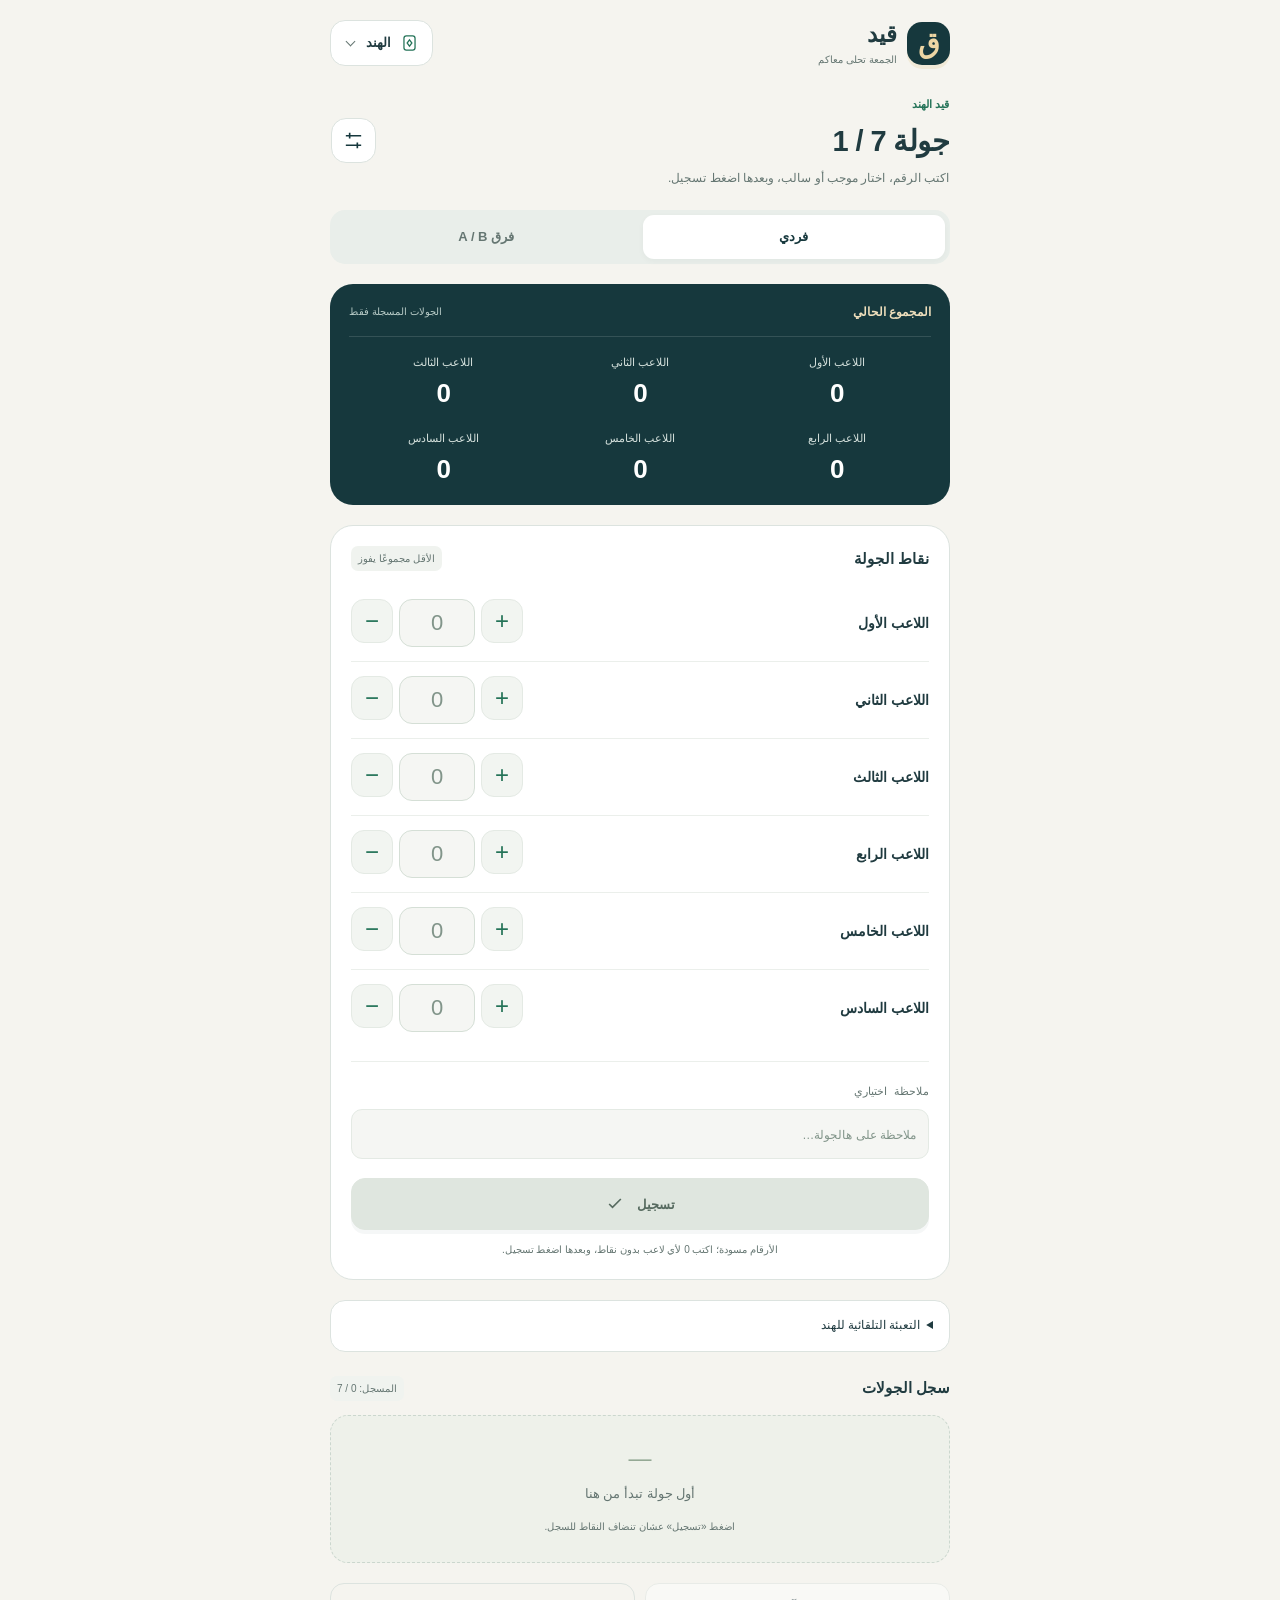
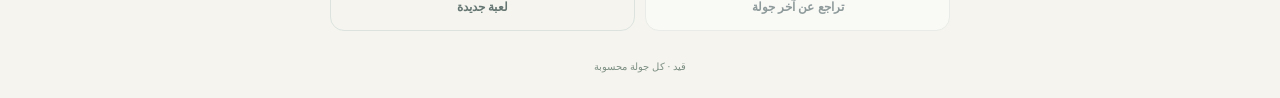
<file: index.html>
<!doctype html>
<html lang="ar" dir="rtl">
<head>
  <meta charset="utf-8">
  <meta name="viewport" content="width=device-width, initial-scale=1, viewport-fit=cover">
  <meta name="theme-color" content="#f5f4ef">
  <meta name="description" content="قيد الهند للفردي والفرق: تسجيل الجولات، تعبئة النقاط تلقائيًا، وحساب الفائز بالأقل مجموعًا.">
  <title>قيد الهند — Qaed</title>
  <link rel="stylesheet" href="hand.css">
  <script defer src="hand-core.js"></script>
  <script defer src="hand-app.js"></script>
  <link rel="stylesheet" href="mobile.css">
</head>
<body>
  <main class="app-shell">
    <header class="app-header">
      <a class="brand" href="index.html" aria-label="قيد الهند"><span class="brand-symbol" aria-hidden="true">ق</span><span>قيد<small>الجمعة تحلى معاكم</small></span></a>
      <details class="game-picker"><summary aria-label="اختيار اللعبة، الحالية الهند"><svg viewBox="0 0 24 24" fill="none" stroke="currentColor" stroke-width="1.6" aria-hidden="true"><rect x="5" y="3" width="14" height="18" rx="3"/><path d="m12 8 3 4-3 4-3-4 3-4Z"/></svg><span>الهند</span><span class="picker-chevron" aria-hidden="true"></span></summary><div class="game-picker-panel"><div class="picker-heading"><span>على أي لعبة؟</span><small>اختَر القيد المناسب لجمعتكم</small></div><nav class="game-switch" aria-label="نوع القيد"><span class="selected-game" aria-current="page"><span class="game-tile-icon" aria-hidden="true"><svg viewBox="0 0 24 24" fill="none" stroke="currentColor" stroke-width="1.6" aria-hidden="true"><rect x="5" y="3" width="14" height="18" rx="3"/><path d="m12 8 3 4-3 4-3-4 3-4Z"/></svg></span><span><strong>الهند</strong><small>فردي وفرق · ٧ إلى ٩ جولات</small></span></span><a href="kout.html"><span class="game-tile-icon" aria-hidden="true"><svg viewBox="0 0 24 24" fill="none" stroke="currentColor" stroke-width="1.6" aria-hidden="true"><rect x="5" y="3" width="14" height="18" rx="3"/><path d="m12 8 3 4-3 4-3-4 3-4Z"/></svg></span><span><strong>كوت</strong><small>فريقين · الطلب والنتيجة</small></span></a><a href="baloot.html"><span class="game-tile-icon" aria-hidden="true"><svg viewBox="0 0 24 24" fill="none" stroke="currentColor" stroke-width="1.6" aria-hidden="true"><rect x="5" y="3" width="14" height="18" rx="3"/><path d="m12 8 3 4-3 4-3-4 3-4Z"/></svg></span><span><strong>البلوت</strong><small>فريقين · تسجيل النقاط</small></span></a><a href="spita.html"><span class="game-tile-icon" aria-hidden="true"><svg viewBox="0 0 24 24" fill="none" stroke="currentColor" stroke-width="1.6" aria-hidden="true"><rect x="5" y="3" width="14" height="18" rx="3"/><path d="m12 8 3 4-3 4-3-4 3-4Z"/></svg></span><span><strong>السبيتة</strong><small>فردي وفرق · حسب المجموع</small></span></a><a href="trix.html"><span class="game-tile-icon" aria-hidden="true"><svg viewBox="0 0 24 24" fill="none" stroke="currentColor" stroke-width="1.6" aria-hidden="true"><rect x="5" y="3" width="14" height="18" rx="3"/><path d="m12 8 3 4-3 4-3-4 3-4Z"/></svg></span><span><strong>التركس</strong><small>٤ لاعبين · ٤ ممالك</small></span></a><a href="general.html"><span class="game-tile-icon" aria-hidden="true"><svg viewBox="0 0 24 24" fill="none" stroke="currentColor" stroke-width="1.6" aria-hidden="true"><rect x="5" y="3" width="14" height="18" rx="3"/><path d="m12 8 3 4-3 4-3-4 3-4Z"/></svg></span><span><strong>القيد العام</strong><small>فردي وفرق · على كيفكم</small></span></a></nav></div></details>
    </header>

    <section class="game-heading" aria-labelledby="game-title">
      <div><span class="eyebrow">قيد الهند</span><h1 id="game-title">جولة <bdi id="round-label">1 / 7</bdi></h1><p id="round-description">أدخل نقاط الجولة، وبعدها اضغط تسجيل.</p></div>
      <button id="settings-open" class="icon-button" type="button" aria-label="إعدادات اللعبة" title="إعدادات اللعبة"><svg viewBox="0 0 24 24" fill="none" stroke="currentColor" stroke-width="1.7" aria-hidden="true"><path d="M4 7h16M4 17h16M8 4v6m8 4v6"/></svg></button>
    </section>

    <div class="mode-switch" role="group" aria-label="طريقة اللعب">
      <button type="button" data-mode="individual" aria-pressed="true">فردي</button><button type="button" data-mode="teams" aria-pressed="false">فرق A / B</button>
    </div>
    <p id="storage-warning" class="storage-warning" role="status" hidden></p>
    <p id="feedback" class="feedback" role="status" aria-live="polite"></p>

    <section id="winner-panel" class="winner-panel" aria-live="polite" hidden>
      <span class="eyebrow">انتهت الجولات</span><h2 id="winner-name"></h2><p id="winner-detail"></p>
      <button id="extend-game" class="button secondary" type="button">إضافة جولة</button>
    </section>

    <section class="live-scores" aria-label="المجموع المسجل"><div class="scoreboard-heading"><span>المجموع الحالي</span><small>الجولات المسجلة فقط</small></div><div id="current-scores" class="scoreboard-grid"></div></section>

    <section class="entry-section" aria-labelledby="entry-title">
      <div class="section-label"><h2 id="entry-title">نقاط الجولة</h2><span>الأقل مجموعًا يفوز</span></div>
      <form id="score-form" novalidate>
        <div id="score-inputs" class="score-inputs"></div>
        <label class="note-field" for="round-note"><span>ملاحظة <small>اختياري</small></span><input id="round-note" maxlength="180" placeholder="ملاحظة على هالجولة…" autocomplete="off"></label>
        <div class="entry-footer"><p id="entry-help">الأرقام مسودة؛ ما تنحسب إلا بعد التسجيل.</p><button id="register-round" class="button primary" type="button">تسجيل <svg viewBox="0 0 24 24" fill="none" stroke="currentColor" stroke-width="2" aria-hidden="true"><path d="m5 12 4 4L19 6"/></svg></button></div>
      </form>
    </section>

    <details class="rules-note"><summary>التعبئة التلقائية للهند</summary><p>إذا حطيت إحدى النتائج التالية، تنحط قيمة موجبة للباقين تلقائيًا. تقدر تعدّل أي رقم يدويًا، والتعديل اليدوي يظل محفوظًا.</p><div class="rule-chips"><span dir="ltr">−40 → +200</span><span dir="ltr">−80 → +400</span><span dir="ltr">−160 → +800</span><span dir="ltr">−240 → +1200</span></div></details>

    <section class="history-section" aria-labelledby="history-title"><div class="section-label"><h2 id="history-title">سجل الجولات</h2><span id="saved-count">0 جولات مسجلة</span></div><div id="empty-history" class="empty-history"><span aria-hidden="true">—</span><p>أول جولة تبدأ من هنا</p><small>اضغط «تسجيل» عشان تنضاف النقاط للسجل.</small></div><div id="history-wrap" class="table-wrap" role="region" aria-label="نقاط الجولات والمجموع" tabindex="0" hidden><table><caption class="sr-only">الجولات المسجلة والمجموع لكل لاعب أو فريق</caption><thead id="history-head"></thead><tbody id="history-body"></tbody><tfoot id="history-total"></tfoot></table></div></section>

    <footer class="game-actions"><button id="undo-round" class="button secondary" type="button">تراجع عن آخر جولة</button><button id="new-game" class="button quiet" type="button">لعبة جديدة</button></footer>
    <p class="local-note">قيد · كل جولة محسوبة</p>
  </main>

  <dialog id="settings-dialog" aria-labelledby="settings-title"><div class="dialog-heading"><div><span class="eyebrow">على كيفكم</span><h2 id="settings-title">إعدادات اللعبة</h2></div><button id="settings-close" class="icon-button" type="button" aria-label="إغلاق">×</button></div><form id="settings-form"><div class="settings-options"><label>عدد الجولات<select id="round-limit"><option value="7">٧ جولات</option><option value="8">٨ جولات</option><option value="9">٩ جولات</option></select></label><label id="player-count-label">عدد اللاعبين<select id="player-count"><option value="2">٢ لاعبين</option><option value="3">٣ لاعبين</option><option value="4">٤ لاعبين</option><option value="5">٥ لاعبين</option><option value="6">٦ لاعبين</option></select></label></div><p class="settings-hint">تقدر تمدد من ٧ إلى ٩ جولات. تغيير عدد اللاعبين متاح قبل إدخال النقاط.</p><div id="participant-names" class="participant-names"></div><p id="settings-error" class="feedback" role="alert"></p><button class="button primary full-width" type="submit">حفظ الإعدادات</button></form></dialog>
</body>
</html>
</file>
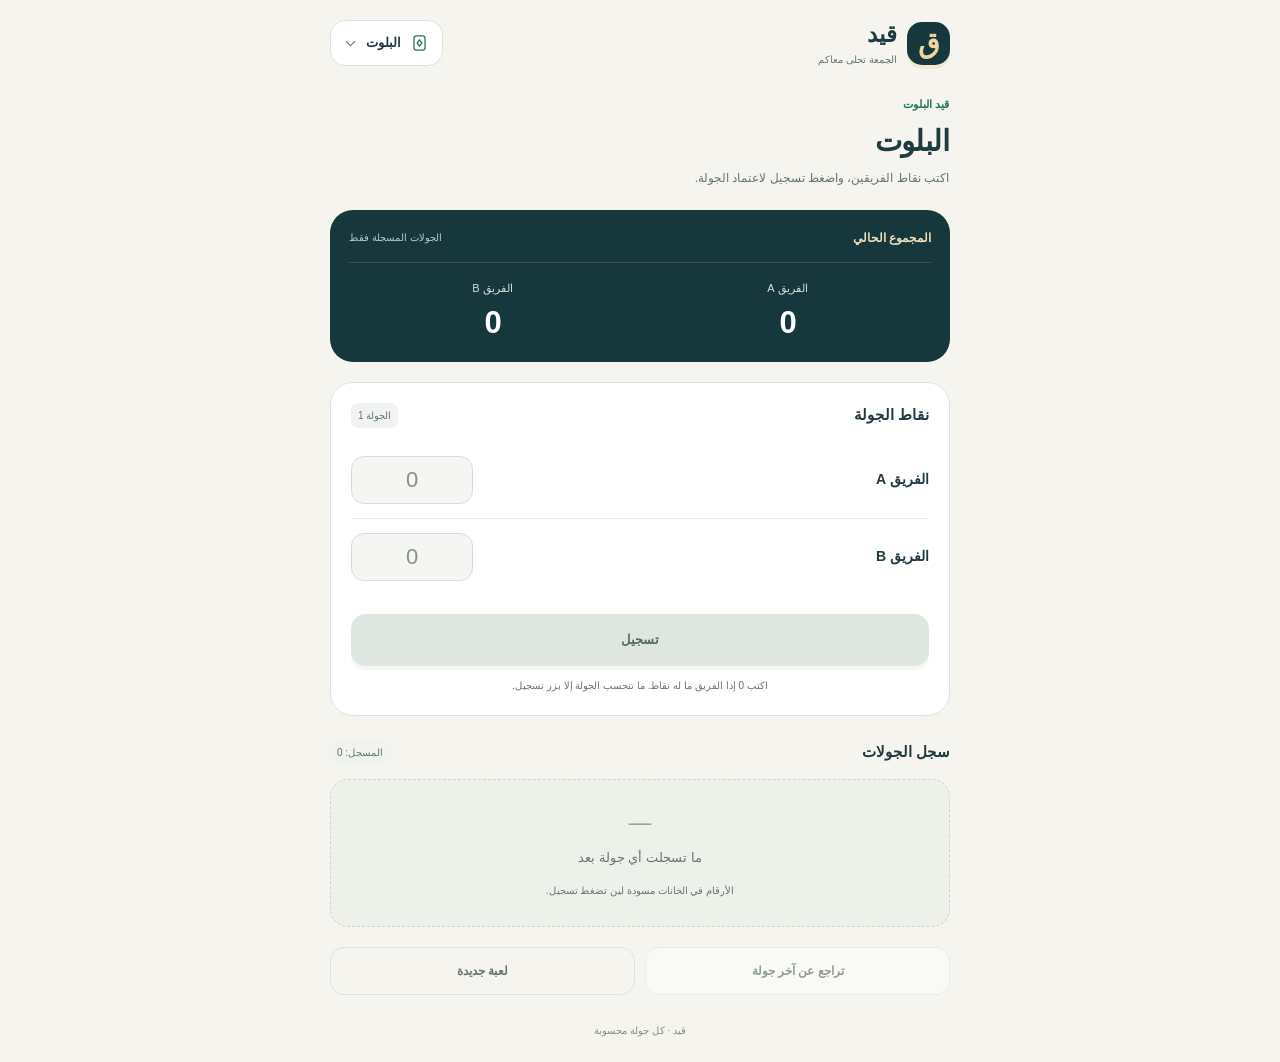
<file: baloot.html>
<!doctype html>
<html lang="ar" dir="rtl">
<head>
  <meta charset="utf-8">
  <meta name="viewport" content="width=device-width, initial-scale=1, viewport-fit=cover">
  <meta name="theme-color" content="#f5f4ef">
  <meta name="description" content="قيد البلوت: تسجيل نقاط الفريقين A وB يدويًا، مع حساب المجموع والتوقف عند 152.">
  <title>قيد البلوت — Qaed</title>
  <link rel="stylesheet" href="hand.css">
  <script defer src="baloot-core.js"></script>
  <script defer src="baloot-app.js"></script>
  <link rel="stylesheet" href="mobile.css">
</head>
<body>
  <main class="app-shell">
    <header class="app-header"><a class="brand" href="index.html" aria-label="قيد"><span class="brand-symbol" aria-hidden="true">ق</span><span>قيد<small>الجمعة تحلى معاكم</small></span></a><details class="game-picker"><summary aria-label="اختيار اللعبة، الحالية البلوت"><svg viewBox="0 0 24 24" fill="none" stroke="currentColor" stroke-width="1.6" aria-hidden="true"><rect x="5" y="3" width="14" height="18" rx="3"/><path d="m12 8 3 4-3 4-3-4 3-4Z"/></svg><span>البلوت</span><span class="picker-chevron" aria-hidden="true"></span></summary><div class="game-picker-panel"><div class="picker-heading"><span>على أي لعبة؟</span><small>اختَر القيد المناسب لجمعتكم</small></div><nav class="game-switch" aria-label="نوع القيد"><a href="index.html"><span class="game-tile-icon" aria-hidden="true"><svg viewBox="0 0 24 24" fill="none" stroke="currentColor" stroke-width="1.6" aria-hidden="true"><rect x="5" y="3" width="14" height="18" rx="3"/><path d="m12 8 3 4-3 4-3-4 3-4Z"/></svg></span><span><strong>الهند</strong><small>فردي وفرق · ٧ إلى ٩ جولات</small></span></a><a href="kout.html"><span class="game-tile-icon" aria-hidden="true"><svg viewBox="0 0 24 24" fill="none" stroke="currentColor" stroke-width="1.6" aria-hidden="true"><rect x="5" y="3" width="14" height="18" rx="3"/><path d="m12 8 3 4-3 4-3-4 3-4Z"/></svg></span><span><strong>كوت</strong><small>فريقين · الطلب والنتيجة</small></span></a><span class="selected-game" aria-current="page"><span class="game-tile-icon" aria-hidden="true"><svg viewBox="0 0 24 24" fill="none" stroke="currentColor" stroke-width="1.6" aria-hidden="true"><rect x="5" y="3" width="14" height="18" rx="3"/><path d="m12 8 3 4-3 4-3-4 3-4Z"/></svg></span><span><strong>البلوت</strong><small>فريقين · تسجيل النقاط</small></span></span><a href="spita.html"><span class="game-tile-icon" aria-hidden="true"><svg viewBox="0 0 24 24" fill="none" stroke="currentColor" stroke-width="1.6" aria-hidden="true"><rect x="5" y="3" width="14" height="18" rx="3"/><path d="m12 8 3 4-3 4-3-4 3-4Z"/></svg></span><span><strong>السبيتة</strong><small>فردي وفرق · حسب المجموع</small></span></a><a href="trix.html"><span class="game-tile-icon" aria-hidden="true"><svg viewBox="0 0 24 24" fill="none" stroke="currentColor" stroke-width="1.6" aria-hidden="true"><rect x="5" y="3" width="14" height="18" rx="3"/><path d="m12 8 3 4-3 4-3-4 3-4Z"/></svg></span><span><strong>التركس</strong><small>٤ لاعبين · ٤ ممالك</small></span></a><a href="general.html"><span class="game-tile-icon" aria-hidden="true"><svg viewBox="0 0 24 24" fill="none" stroke="currentColor" stroke-width="1.6" aria-hidden="true"><rect x="5" y="3" width="14" height="18" rx="3"/><path d="m12 8 3 4-3 4-3-4 3-4Z"/></svg></span><span><strong>القيد العام</strong><small>فردي وفرق · على كيفكم</small></span></a></nav></div></details></header>
    <section class="game-heading" aria-labelledby="baloot-title"><div><span class="eyebrow">قيد البلوت</span><h1 id="baloot-title">البلوت</h1><p>اكتب نقاط الفريقين، واضغط تسجيل لاعتماد الجولة.</p></div></section>
    <p id="baloot-storage-warning" class="storage-warning" role="status" hidden></p>
    <p id="baloot-feedback" class="feedback" role="status" aria-live="polite"></p>
    <section id="baloot-winner-panel" class="winner-panel" aria-live="polite" hidden><span class="eyebrow">انتهت اللعبة</span><h2 id="baloot-winner-name"></h2><p id="baloot-winner-detail"></p></section>
    <section class="live-scores" aria-label="المجموع المسجل"><div class="scoreboard-heading"><span>المجموع الحالي</span><small>الجولات المسجلة فقط</small></div><div class="scoreboard-grid"><div class="scoreboard-person"><span>الفريق A</span><bdi id="baloot-live-A">0</bdi></div><div class="scoreboard-person"><span>الفريق B</span><bdi id="baloot-live-B">0</bdi></div></div></section>
    <section class="entry-section" aria-labelledby="baloot-entry-title"><div class="section-label"><h2 id="baloot-entry-title">نقاط الجولة</h2><span id="baloot-next-round">الجولة 1</span></div>
      <form id="baloot-form" novalidate>
        <div class="score-inputs">
          <div class="score-row"><label class="player-label" for="baloot-input-A">الفريق <bdi>A</bdi></label><input id="baloot-input-A" class="score-value baloot-input" type="text" inputmode="numeric" dir="ltr" maxlength="6" placeholder="0" autocomplete="off" enterkeyhint="next" aria-describedby="baloot-entry-help"></div>
          <div class="score-row"><label class="player-label" for="baloot-input-B">الفريق <bdi>B</bdi></label><input id="baloot-input-B" class="score-value baloot-input" type="text" inputmode="numeric" dir="ltr" maxlength="6" placeholder="0" autocomplete="off" enterkeyhint="done" aria-describedby="baloot-entry-help"></div>
        </div>
        <div class="entry-footer"><p id="baloot-entry-help">اكتب 0 إذا الفريق ما له نقاط. ما تنحسب الجولة إلا بزر تسجيل.</p><button id="baloot-register" class="button primary" type="button" disabled>تسجيل</button></div>
      </form>
    </section>
    <section class="history-section" aria-labelledby="baloot-history-title"><div class="section-label"><h2 id="baloot-history-title">سجل الجولات</h2><span id="baloot-saved-count">المسجل: 0</span></div><div id="baloot-empty" class="empty-history"><span aria-hidden="true">—</span><p>ما تسجلت أي جولة بعد</p><small>الأرقام في الخانات مسودة لين تضغط تسجيل.</small></div><div id="baloot-history-wrap" class="table-wrap" role="region" aria-label="جولات البلوت والمجموع" tabindex="0" hidden><table class="baloot-table"><caption class="sr-only">نقاط الفريقين في كل جولة والمجموع المعتمد</caption><thead><tr><th scope="col">الجولة</th><th scope="col">الفريق A</th><th scope="col">الفريق B</th></tr></thead><tbody id="baloot-history-body"></tbody><tfoot><tr><th scope="row">المجموع</th><td id="baloot-total-A">0</td><td id="baloot-total-B">0</td></tr></tfoot></table></div></section>
    <footer class="game-actions"><button id="baloot-undo" class="button secondary" type="button" disabled>تراجع عن آخر جولة</button><button id="baloot-new" class="button quiet" type="button">لعبة جديدة</button></footer>
    <p class="local-note">قيد · كل جولة محسوبة</p>
  </main>
</body>
</html>
</file>
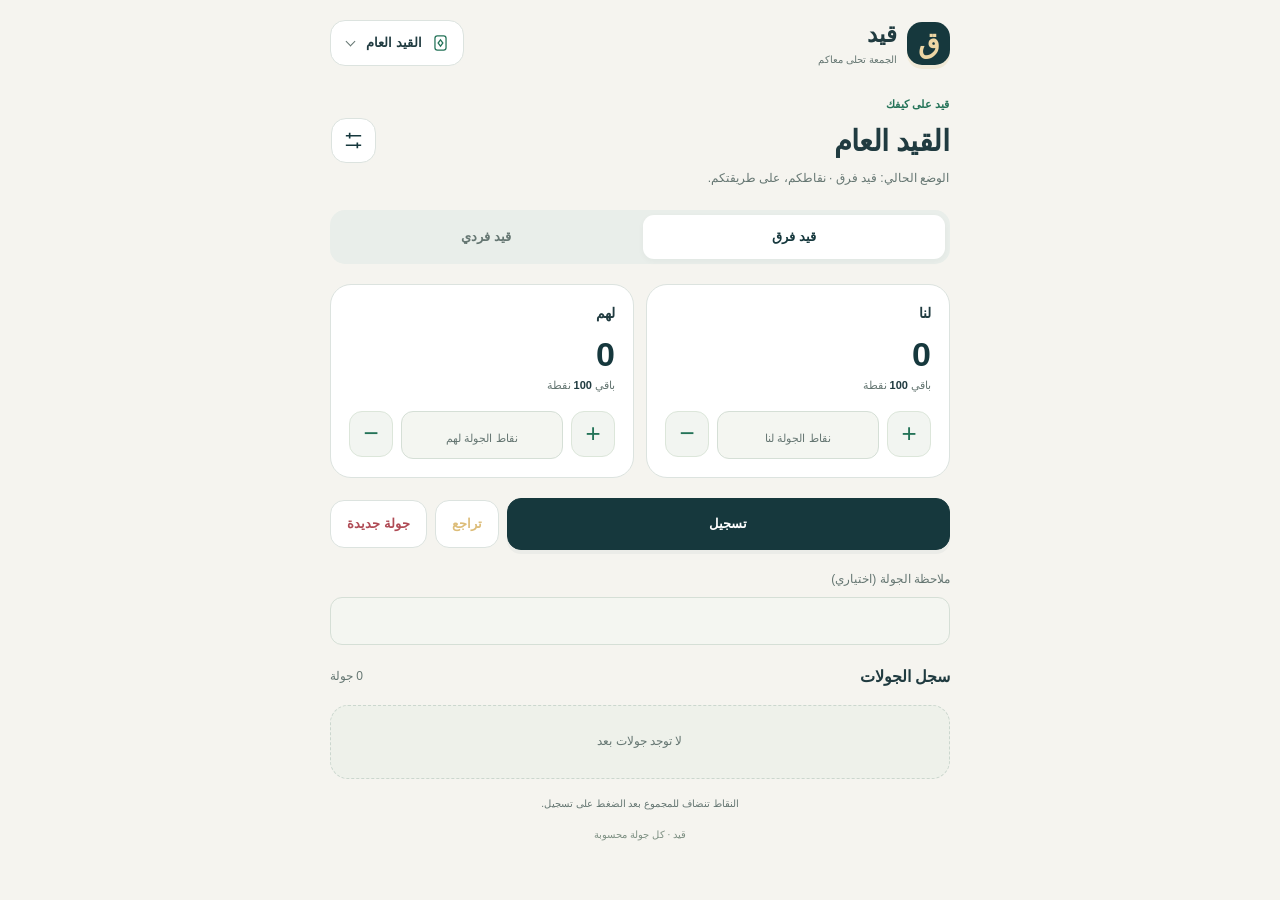
<file: general.html>
<!doctype html>
<html lang="ar" dir="rtl">
<head>
  <meta charset="utf-8" />
  <meta name="viewport" content="width=device-width,initial-scale=1,viewport-fit=cover" />
  <title>القيد العام — Qaed</title>
  <meta name="theme-color" content="#f5f4ef">
  <link rel="stylesheet" href="hand.css">
  <link rel="stylesheet" href="general.css">
  <link rel="stylesheet" href="mobile.css">
</head>
<body>
  <main class="app-shell general-shell">
    <header class="app-header"><a class="brand" href="index.html" aria-label="قيد"><span class="brand-symbol" aria-hidden="true">ق</span><span>قيد<small>الجمعة تحلى معاكم</small></span></a><details class="game-picker"><summary aria-label="اختيار اللعبة، الحالية القيد العام"><svg viewBox="0 0 24 24" fill="none" stroke="currentColor" stroke-width="1.6" aria-hidden="true"><rect x="5" y="3" width="14" height="18" rx="3"/><path d="m12 8 3 4-3 4-3-4 3-4Z"/></svg><span>القيد العام</span><span class="picker-chevron" aria-hidden="true"></span></summary><div class="game-picker-panel"><div class="picker-heading"><span>على أي لعبة؟</span><small>اختَر القيد المناسب لجمعتكم</small></div><nav class="game-switch" aria-label="نوع القيد"><a href="index.html"><span class="game-tile-icon" aria-hidden="true"><svg viewBox="0 0 24 24" fill="none" stroke="currentColor" stroke-width="1.6" aria-hidden="true"><rect x="5" y="3" width="14" height="18" rx="3"/><path d="m12 8 3 4-3 4-3-4 3-4Z"/></svg></span><span><strong>الهند</strong><small>فردي وفرق · ٧ إلى ٩ جولات</small></span></a><a href="kout.html"><span class="game-tile-icon" aria-hidden="true"><svg viewBox="0 0 24 24" fill="none" stroke="currentColor" stroke-width="1.6" aria-hidden="true"><rect x="5" y="3" width="14" height="18" rx="3"/><path d="m12 8 3 4-3 4-3-4 3-4Z"/></svg></span><span><strong>كوت</strong><small>فريقين · الطلب والنتيجة</small></span></a><a href="baloot.html"><span class="game-tile-icon" aria-hidden="true"><svg viewBox="0 0 24 24" fill="none" stroke="currentColor" stroke-width="1.6" aria-hidden="true"><rect x="5" y="3" width="14" height="18" rx="3"/><path d="m12 8 3 4-3 4-3-4 3-4Z"/></svg></span><span><strong>البلوت</strong><small>فريقين · تسجيل النقاط</small></span></a><a href="spita.html"><span class="game-tile-icon" aria-hidden="true"><svg viewBox="0 0 24 24" fill="none" stroke="currentColor" stroke-width="1.6" aria-hidden="true"><rect x="5" y="3" width="14" height="18" rx="3"/><path d="m12 8 3 4-3 4-3-4 3-4Z"/></svg></span><span><strong>السبيتة</strong><small>فردي وفرق · حسب المجموع</small></span></a><a href="trix.html"><span class="game-tile-icon" aria-hidden="true"><svg viewBox="0 0 24 24" fill="none" stroke="currentColor" stroke-width="1.6" aria-hidden="true"><rect x="5" y="3" width="14" height="18" rx="3"/><path d="m12 8 3 4-3 4-3-4 3-4Z"/></svg></span><span><strong>التركس</strong><small>٤ لاعبين · ٤ ممالك</small></span></a><span class="selected-game" aria-current="page"><span class="game-tile-icon" aria-hidden="true"><svg viewBox="0 0 24 24" fill="none" stroke="currentColor" stroke-width="1.6" aria-hidden="true"><rect x="5" y="3" width="14" height="18" rx="3"/><path d="m12 8 3 4-3 4-3-4 3-4Z"/></svg></span><span><strong>القيد العام</strong><small>فردي وفرق · على كيفكم</small></span></span></nav></div></details></header>
    <section class="game-heading"><div><span class="eyebrow">قيد على كيفك</span><h1>القيد العام</h1><p>الوضع الحالي: <span id="modeLabel">قيد فرق</span> · نقاطكم، على طريقتكم.</p></div><button class="icon-button" id="settingsBtn" title="الإعدادات" aria-label="الإعدادات"><svg viewBox="0 0 24 24" fill="none" stroke="currentColor" stroke-width="1.7" aria-hidden="true"><path d="M4 7h16M4 17h16M8 4v6m8 4v6"/></svg></button></section>
    <div class="modeToggle mode-switch">
      <button class="modeBtn active" data-mode="teams" id="modeTeams">قيد فرق</button>
      <button class="modeBtn" data-mode="solo" id="modeSolo">قيد فردي</button>
    </div>

    <div class="actions" id="soloControls" style="justify-content:flex-start; display:none;">
      <button class="btn" id="configurePlayersBtn">عدد اللاعبين وأسماؤهم</button>
      <span class="note">اكتب الرقم، واختر − للسالب أو + للموجب.</span>
    </div>

    <div class="grid2" id="teamsGrid">
      <div class="card" id="teamA">
        <div class="teamHead">
          <div>
            <div class="teamName" id="nameA">لنا</div>
            <div class="bigScore" id="scoreA">0</div>
            <div class="remaining">باقي <b id="remainA">100</b> نقطة</div>
          </div>
        </div>

        <div class="inputRow">
          <button class="stepBtn" id="decA" aria-label="ناقص">−</button>
          <input type="text" inputmode="numeric" autocomplete="off" maxlength="8" aria-label="نقاط الجولة للطرف الأول" id="inputA" placeholder="نقاط الجولة لنا" dir="ltr" />
          <button class="stepBtn" id="incA" aria-label="زائد">+</button>
        </div>
      </div>

      <div class="card" id="teamB">
        <div class="teamHead">
          <div>
            <div class="teamName" id="nameB">لهم</div>
            <div class="bigScore" id="scoreB">0</div>
            <div class="remaining">باقي <b id="remainB">100</b> نقطة</div>
          </div>
        </div>

        <div class="inputRow">
          <button class="stepBtn" id="decB" aria-label="ناقص">−</button>
          <input type="text" inputmode="numeric" autocomplete="off" maxlength="8" aria-label="نقاط الجولة للطرف الثاني" id="inputB" placeholder="نقاط الجولة لهم" dir="ltr" />
          <button class="stepBtn" id="incB" aria-label="زائد">+</button>
        </div>
      </div>
    </div>

    <div class="soloGrid" id="soloGrid" style="display:none;"></div>

    <div class="actions">
      <button class="btn primary" id="saveRoundBtn">تسجيل</button>
      <button class="btn" id="undoBtn">تراجع</button>
      <button class="btn danger" id="newGameBtn">جولة جديدة</button>
    </div>

    <div class="field" style="margin:0 0 4px 0;">
      <label for="roundNoteInput">ملاحظة الجولة (اختياري)</label>
      <input type="text" id="roundNoteInput" placeholder="" />
    </div>

    <div class="card general-history">
      <div class="logHead">
        <h2>سجل الجولات</h2>
        <div class="badge"><span id="roundCount">0</span> جولة</div>
      </div>

      <div id="logEmpty" class="empty">لا توجد جولات بعد</div>

      <div style="overflow:auto;">
        <table id="logTable" style="display:none;">
          <thead>
            <tr id="logHeadRow">
              <th style="width:70px;">الجولة</th>
              <th>لنا</th>
              <th>لهم</th>
              <th class="muted">ملاحظة</th>
            </tr>
          </thead>
          <tbody id="logBody"></tbody>
        </table>
      </div>

      <div class="footerHint">النقاط تنضاف للمجموع بعد الضغط على تسجيل.</div>
    </div>
    <p class="local-note">قيد · كل جولة محسوبة</p>
  </main>

  <!-- Settings Modal -->
  <div class="overlay" id="settingsOverlay" role="dialog" aria-modal="true" aria-label="إعدادات القيد العام">
    <div class="modal">
      <div class="modalTop">
        <h3>إعدادات اللعبة</h3>
        <button class="closeX" id="closeSettings" aria-label="إغلاق">✕</button>
      </div>

      <div class="row2" id="teamNameSettings">
        <div class="field">
          <label for="setNameA">اسم الفريق الأول</label>
          <input type="text" id="setNameA" placeholder="مثال: لنا" />
        </div>
        <div class="field">
          <label for="setNameB">اسم الفريق الثاني</label>
          <input type="text" id="setNameB" placeholder="مثال: لهم" />
        </div>
      </div>

      <section id="soloSettings" hidden>
        <div class="field"><label for="playerCount">عدد اللاعبين</label><select id="playerCount"></select><p class="note" id="playerCountHint">حدد من لاعبين إلى 8، واكتب أسماءهم.</p></div>
        <div id="playerNameSettings" class="row2"></div>
      </section>

      <div class="field">
        <label for="targetPoints">عدد نقاط الفوز (الهدف)</label>
        <input type="number" id="targetPoints" min="1" value="100" />
        <div class="note">مثال شائع: 100 أو 150. أول فريق يوصل للهدف (أو يتعداه) يفوز.</div>
      </div>

      <div class="actions" style="justify-content:flex-start;">
        <button class="btn primary" id="saveSettingsBtn">حفظ</button>
        <button class="btn ghost" id="resetAllBtn">تصفير كل شيء</button>
      </div>
    </div>
  </div>

  <!-- Winner Modal -->
  <div class="overlay" id="winnerOverlay" role="dialog" aria-modal="true" aria-labelledby="winnerTitle">
    <div class="modal">
      <div class="modalTop">
        <h3 id="winnerTitle">الفائز!</h3>
        <button class="closeX" id="closeWinner" aria-label="إغلاق">✕</button>
      </div>

      <div class="winnerBox">
        <div class="muted">وصل الهدف</div>
        <div class="who" id="winnerWho">—</div>
        <div style="margin-top:8px" class="muted">
          <span id="winnerAName">لنا</span>: <b id="winnerAScore">0</b> —
          <span id="winnerBName">لهم</span>: <b id="winnerBScore">0</b>
        </div>
      </div>

      <div class="actions" style="justify-content:flex-start;">
        <button class="btn primary" id="winnerNewGameBtn">لعبة جديدة</button>
      </div>
    </div>
  </div>

  <script>
    // ====== State & Storage ======
    const STORAGE_KEY = "jinjfa_score_v1";

    // simple wrapper around storage with in-memory fallback for private mode/blocked storage
    const storage = (()=>{
      try{
        const testKey = STORAGE_KEY + "_test";
        localStorage.setItem(testKey, "1");
        localStorage.removeItem(testKey);
        return {
          get: (k)=>localStorage.getItem(k),
          set: (k,v)=>localStorage.setItem(k,v),
          remove: (k)=>localStorage.removeItem(k)
        };
      }catch(err){
        console.warn("Local storage unavailable, falling back to memory", err);
        const mem = {};
        return {
          get: (k)=> (k in mem ? mem[k] : null),
          set: (k,v)=>{ mem[k] = v; },
          remove: (k)=>{ delete mem[k]; }
        };
      }
    })();

    const defaultProfile = (nameA="لنا", nameB="لهم")=>({
      target: 100,
      nameA,
      nameB,
      scoreA: 0,
      scoreB: 0,
      rounds: [], // {a,b,note,ts} or {scores:[{id,delta}],note,ts} for solo
      players: []
    });

    const state = {
      mode: "teams", // Visible modes: teams | solo; retain legacy players profile for compatibility.
      profiles: {
        teams: defaultProfile("لنا", "لهم"),
        players: defaultProfile("لاعب 1", "لاعب 2"),
        solo: defaultProfile("أنا", "خصم"),
      }
    };

    function currentProfile(){ return state.profiles[state.mode]; }

    function sanitizeProfile(p){
      if(!p || typeof p !== "object") return defaultProfile();
      p.target = clampInt(p.target, 1, 100000);
      p.nameA = (p.nameA || "").trim() || "لنا";
      p.nameB = (p.nameB || "").trim() || "لهم";
      p.scoreA = clampInt(p.scoreA, -1000000, 1000000);
      p.scoreB = clampInt(p.scoreB, -1000000, 1000000);
      p.rounds = Array.isArray(p.rounds) ? p.rounds : [];
      p.players = Array.isArray(p.players) ? p.players : [];
      if(p.players.length === 0){
        p.players = [
          { id: "p1", name: p.nameA || "لاعب 1", score: 0 },
          { id: "p2", name: p.nameB || "لاعب 2", score: 0 },
        ];
      }
      p.players = p.players.slice(0, 8).map((pl, idx)=>{
        return {
          id: pl.id || `p${idx+1}`,
          name: (pl.name || `لاعب ${idx+1}`).trim() || `لاعب ${idx+1}`,
          score: clampInt(pl.score || 0, -1000000, 1000000)
        };
      });
      return p;
    }

    function loadState() {
      try{
        const raw = storage.get(STORAGE_KEY);
        if(!raw) return;
        const parsed = JSON.parse(raw);
        if(typeof parsed === "object" && parsed){
          if(parsed.profiles){
            state.mode = ["teams","players","solo"].includes(parsed.mode) ? parsed.mode : "teams";
            state.profiles.teams = sanitizeProfile(parsed.profiles.teams || defaultProfile("لنا","لهم"));
            state.profiles.players = sanitizeProfile(parsed.profiles.players || defaultProfile("لاعب 1","لاعب 2"));
            state.profiles.solo = sanitizeProfile(parsed.profiles.solo || defaultProfile("أنا","خصم"));
            if(parsed.profiles.legacySolo) state.profiles.legacySolo = parsed.profiles.legacySolo;
            if(state.mode === "players"){
              // Convert the active retired two-player game without deleting either old profile.
              state.profiles.legacySolo = state.profiles.solo;
              const old = state.profiles.players;
              state.profiles.solo = {...old, players: [
                {id: "p1", name: old.nameA, score: old.scoreA},
                {id: "p2", name: old.nameB, score: old.scoreB}
              ], rounds: old.rounds.map(r => ({...r, scores: [{id: "p1", delta: r.a}, {id: "p2", delta: r.b}]}))};
              state.mode = "solo";
            }
          }else{
            // legacy structure -> apply to teams, keep players default
            state.profiles.teams = sanitizeProfile(parsed);
          }
        }
      }catch(e){
        console.warn("Failed to load stored state", e);
      }
    }
    function saveState(){
      try{
        storage.set(STORAGE_KEY, JSON.stringify(state));
      }catch(e){
        console.warn("Unable to persist state", e);
      }
    }

    // Text fields accept Arabic keyboards without the browser discarding signed values.
    function parseScore(value){
      const normalized = String(value).trim()
        .replace(/[٠-٩]/g, digit => String(digit.charCodeAt(0) - 0x660))
        .replace(/[۰-۹]/g, digit => String(digit.charCodeAt(0) - 0x6f0))
        .replace(/−/g, "-")
        .replace(/[\u061c\u200e\u200f]/g, "");
      if(normalized === "") return 0;
      if(!/^[+-]?\d+$/.test(normalized)) return null;
      const number = Number(normalized);
      return Number.isSafeInteger(number) && Math.abs(number) <= 100000 ? number : null;
    }
    function validatedScore(input){
      const value = parseScore(input.value);
      input.setCustomValidity(value === null ? "اكتب رقمًا صحيحًا بين −100000 و100000" : "");
      if(value === null){ input.reportValidity(); input.focus(); }
      return value;
    }

    function clampInt(v, min, max){
      const n = Number(v);
      if(!Number.isFinite(n)) return min;
      return Math.max(min, Math.min(max, Math.trunc(n)));
    }

    // ====== DOM ======
    const $ = (id)=>document.getElementById(id);

    const els = {
      nameA: $("nameA"),
      nameB: $("nameB"),
      scoreA: $("scoreA"),
      scoreB: $("scoreB"),
      remainA: $("remainA"),
      remainB: $("remainB"),
      inputA: $("inputA"),
      inputB: $("inputB"),
      roundCount: $("roundCount"),
      logEmpty: $("logEmpty"),
      logTable: $("logTable"),
      logBody: $("logBody"),
      logHeadRow: $("logHeadRow"),

      modeTeams: $("modeTeams"),
      modeSolo: $("modeSolo"),
      modeLabel: $("modeLabel"),
      teamsGrid: $("teamsGrid"),
      soloGrid: $("soloGrid"),
      soloControls: $("soloControls"),


      settingsOverlay: $("settingsOverlay"),
      settingsBtn: $("settingsBtn"),
      closeSettings: $("closeSettings"),
      setNameA: $("setNameA"),
      setNameB: $("setNameB"),
      targetPoints: $("targetPoints"),
      roundNoteInput: $("roundNoteInput"),
      saveSettingsBtn: $("saveSettingsBtn"),
      resetAllBtn: $("resetAllBtn"),

      winnerOverlay: $("winnerOverlay"),
      closeWinner: $("closeWinner"),
      winnerWho: $("winnerWho"),
      winnerAName: $("winnerAName"),
      winnerBName: $("winnerBName"),
      winnerAScore: $("winnerAScore"),
      winnerBScore: $("winnerBScore"),
      winnerTitle: $("winnerTitle"),
      winnerNewGameBtn: $("winnerNewGameBtn"),

      saveRoundBtn: $("saveRoundBtn"),
      undoBtn: $("undoBtn"),
      newGameBtn: $("newGameBtn"),

      incA: $("incA"),
      decA: $("decA"),
      incB: $("incB"),
      decB: $("decB"),
    };

    function fmt(n){
      const num = Number(n);
      if(!Number.isFinite(num)) return "0";
      const bounded = Math.max(-1e9, Math.min(1e9, Math.trunc(num)));
      return String(bounded);
    }

    function renderSoloCards(cp){
      els.soloGrid.innerHTML = "";
      cp.players.forEach((p, idx)=>{
        const card = document.createElement("div");
        card.className = "card";
        const remain = Math.max(0, cp.target - p.score);
        card.innerHTML = `
          <div class="teamHead">
            <div>
              <div class="teamName"></div>
              <div class="bigScore">${fmt(p.score)}</div>
              <div class="remaining">باقي <b>${fmt(remain)}</b> نقطة</div>
            </div>
          </div>
          <div class="inputRow">
            <button class="stepBtn solo-dec" aria-label="ناقص">−</button>
            <input type="text" inputmode="numeric" autocomplete="off" maxlength="8" class="soloInput"  placeholder="نقاط الجولة" dir="ltr" />
            <button class="stepBtn solo-inc" aria-label="زائد">+</button>
          </div>
        `;
        card.querySelector(".teamName").textContent = p.name;
        const input = card.querySelector("input");
        input.dataset.playerId = p.id;
        input.setAttribute("aria-label", `نقاط الجولة: ${p.name}`);
        const inc = card.querySelector(".solo-inc");
        const dec = card.querySelector(".solo-dec");
        inc.addEventListener("click", ()=>stepInput(input, +1));
        dec.addEventListener("click", ()=>stepInput(input, -1));
        els.soloGrid.appendChild(card);
      });
    }

    function renderLog(cp, isSolo){
      const head = els.logHeadRow;
      head.innerHTML = "";
      if(isSolo){
        const thRound = document.createElement("th"); thRound.style.width = "70px"; thRound.textContent = "الجولة";
        head.appendChild(thRound);
        cp.players.forEach(p=>{
          const th = document.createElement("th"); th.textContent = p.name;
          head.appendChild(th);
        });
        const thNote = document.createElement("th"); thNote.className = "muted"; thNote.textContent = "ملاحظة";
        head.appendChild(thNote);
      }else{
        for(const title of ["الجولة", cp.nameA, cp.nameB, "ملاحظة"]){
          const th = document.createElement("th"); th.textContent = title; head.append(th);
        }
      }

      els.logBody.innerHTML = "";
      const count = cp.rounds.length;
      cp.rounds.slice().reverse().forEach((r, idxFromEnd)=>{
        const roundIndex = count - idxFromEnd;
        const tr = document.createElement("tr");

        const tdRound = document.createElement("td"); tdRound.textContent = roundIndex;
        tr.appendChild(tdRound);

        if(isSolo){
          cp.players.forEach(p=>{
            const td = document.createElement("td");
            const delta = (r.scores || []).find(s=>s.id === p.id)?.delta || 0;
            td.textContent = fmt(delta);
            tr.appendChild(td);
          });
        }else{
          const td2 = document.createElement("td"); td2.textContent = fmt(r.a);
          const td3 = document.createElement("td"); td3.textContent = fmt(r.b);
          tr.append(td2, td3);
        }

        const tdNote = document.createElement("td"); tdNote.textContent = r.note ? r.note : "—"; tdNote.className = "muted";
        tr.appendChild(tdNote);

        els.logBody.appendChild(tr);
      });
    }

    function updateUI(){
      const cp = currentProfile();
      const isSolo = state.mode === "solo";

      // toggle layouts
      els.teamsGrid.style.display = isSolo ? "none" : "grid";
      els.soloGrid.style.display = isSolo ? "grid" : "none";
      els.soloControls.style.display = isSolo ? "flex" : "none";

      if(!isSolo){
        // header + scores for two-sides modes
        els.nameA.textContent = cp.nameA;
        els.nameB.textContent = cp.nameB;
        els.scoreA.textContent = fmt(cp.scoreA);
        els.scoreB.textContent = fmt(cp.scoreB);

        const ra = Math.max(0, cp.target - cp.scoreA);
        const rb = Math.max(0, cp.target - cp.scoreB);
        els.remainA.textContent = fmt(ra);
        els.remainB.textContent = fmt(rb);
      }else{
        renderSoloCards(cp);
      }

      // log
      const count = cp.rounds.length;
      els.roundCount.textContent = fmt(count);

      if(count === 0){
        els.logEmpty.style.display = "block";
        els.logTable.style.display = "none";
      }else{
        els.logEmpty.style.display = "none";
        els.logTable.style.display = "table";
      }

      renderLog(cp, isSolo);

      // settings inputs reflect state
      els.setNameA.value = cp.nameA;
      els.setNameB.value = cp.nameB;
      els.targetPoints.value = cp.target;

      // winner labels
      if(!isSolo){
        els.winnerAName.textContent = cp.nameA;
        els.winnerBName.textContent = cp.nameB;
      }else{
        els.winnerAName.textContent = "الأعلى";
        els.winnerBName.textContent = "الهدف";
      }

      // Keep accessible selected state aligned with the shared mode-switch styling.
      for (const mode of ["teams", "solo"]) {
        document.querySelector(`[data-mode="${mode}"]`).setAttribute("aria-pressed", String(state.mode === mode));
      }
      // mode buttons UI
      els.modeTeams.classList.toggle("active", state.mode === "teams");
      els.modeSolo.classList.toggle("active", state.mode === "solo");
      els.modeLabel.textContent =
        state.mode === "teams" ? "قيد فرق" :
        state.mode === "players" ? "قيد لاعبين" : "قيد فردي";
    }

    // Roster edits are drafts until Save. A started game keeps its player IDs/history.
    function renderPlayerNameSettings(count){
      const holder = $("playerNameSettings");
      const drafts = Array.from(holder.querySelectorAll("input")).map(input => input.value);
      holder.replaceChildren();
      for(let i = 0; i < count; i++){
        const field = document.createElement("div"); field.className = "field";
        const label = document.createElement("label"); label.htmlFor = `playerName${i}`; label.textContent = `اسم اللاعب ${i + 1}`;
        const input = document.createElement("input"); input.type = "text"; input.id = label.htmlFor; input.maxLength = 40;
        input.value = drafts[i] ?? state.profiles.solo.players[i]?.name ?? `لاعب ${i + 1}`;
        field.append(label, input); holder.append(field);
      }
    }
    function openSettings(){
      const isSolo = state.mode === "solo", cp = currentProfile();
      $("teamNameSettings").hidden = isSolo; $("soloSettings").hidden = !isSolo;
      if(isSolo){
        $("playerCount").replaceChildren();
        for(let count = 2; count <= 8; count++){
          const option = document.createElement("option"); option.value = count; option.textContent = `${count} لاعبين`; $("playerCount").append(option);
        }
        $("playerCount").value = cp.players.length;
        $("playerCount").disabled = cp.rounds.length > 0;
        $("playerCountHint").textContent = cp.rounds.length ? "لتغيير العدد ابدأ لعبة جديدة؛ تقدر تعدل الأسماء الآن." : "حدد من لاعبين إلى 8، واكتب أسماءهم.";
        $("playerNameSettings").replaceChildren(); renderPlayerNameSettings(cp.players.length);
      }
      els.settingsOverlay.style.display = "flex";
    }
    function closeSettings(){
      els.settingsOverlay.style.display = "none";
    }

    function openWinner(who, isTie=false){
      els.winnerTitle.textContent = isTie ? "تعادل" : "الفائز!";
      els.winnerWho.textContent = who;
      const cp = currentProfile();
      if(state.mode === "solo"){
        const top = cp.players.reduce((best,p)=> p.score > (best?.score ?? -Infinity) ? p : best, null);
        els.winnerAScore.textContent = fmt(top?.score ?? 0);
        els.winnerBScore.textContent = fmt(cp.target);
      }else{
        els.winnerAScore.textContent = fmt(cp.scoreA);
        els.winnerBScore.textContent = fmt(cp.scoreB);
      }
      els.winnerOverlay.style.display = "flex";
    }
    function closeWinner(){
      els.winnerOverlay.style.display = "none";
    }

    // ====== Actions ======
    function stepInput(inputEl, delta){
      const cur = validatedScore(inputEl);
      if(cur === null) return;
      const next = delta < 0 ? -Math.abs(cur) : Math.abs(cur);
      inputEl.value = next;
      inputEl.focus();
    }

    function registerRound(){
      const cp = currentProfile();
      const isSolo = state.mode === "solo";
      const inputs = isSolo ? Array.from(els.soloGrid.querySelectorAll("input.soloInput")) : [els.inputA, els.inputB];
      const values = [];
      for(const input of inputs){
        const value = validatedScore(input);
        if(value === null) return;
        values.push(value);
      }
      const [a, b] = values;

      let note = (els.roundNoteInput.value || "").trim();

      if(isSolo){
        const deltas = inputs.map((inp, index)=>({ id: inp.dataset.playerId, delta: values[index] }));
        const nonZero = deltas.some(d=>d.delta !== 0);
        if(!nonZero){
          if(inputs[0]) inputs[0].focus();
          return;
        }
        deltas.forEach(d=>{
          const player = cp.players.find(p=>p.id === d.id);
          if(player) player.score += d.delta;
        });
        cp.rounds.push({ scores: deltas, note, ts: Date.now() });
      }else{
        // Prevent empty round
        if(a === 0 && b === 0){
          // small UI nudge
          els.inputA.focus();
          return;
        }
        cp.scoreA += a;
        cp.scoreB += b;
        cp.rounds.push({ a, b, note, ts: Date.now() });
      }

      // clear inputs
      els.inputA.value = "";
      els.inputB.value = "";
      els.roundNoteInput.value = "";
      els.soloGrid.querySelectorAll("input.soloInput").forEach(inp=> inp.value = "");

      saveState();
      updateUI();
      checkWinner();
    }

    function undoLast(){
      const cp = currentProfile();
      const last = cp.rounds.pop();
      if(!last) return;
      if(state.mode === "solo"){
        (last.scores || []).forEach(s=>{
          const player = cp.players.find(p=>p.id === s.id);
          if(player) player.score -= clampInt(s.delta || 0, -1e9, 1e9);
        });
      }else{
        cp.scoreA = cp.scoreA - clampInt(last.a,-1e9,1e9);
        cp.scoreB = cp.scoreB - clampInt(last.b,-1e9,1e9);
      }
      saveState();
      updateUI();
      checkWinner();
    }

    function newGame(confirmMsg=true){
      const cp = currentProfile();
      if(confirmMsg && !confirm("هل أنت متأكد من بدء جولة جديدة؟")) return;
      if(state.mode === "solo"){
        cp.players.forEach(p=>{ p.score = 0; });
        cp.rounds = [];
      }else{
        cp.scoreA = 0;
        cp.scoreB = 0;
        cp.rounds = [];
      }
      els.inputA.value = "";
      els.inputB.value = "";
      els.roundNoteInput.value = "";
      saveState();
      updateUI();
      closeWinner();
    }

    function resetAll(){
      if(!confirm("تأكيد: تصفير كل شيء (الأسماء + الهدف + السجل)؟")) return;
      storage.remove(STORAGE_KEY);
      state.profiles.teams = sanitizeProfile(defaultProfile("لنا","لهم"));
      state.profiles.players = sanitizeProfile(defaultProfile("لاعب 1","لاعب 2"));
      state.profiles.solo = sanitizeProfile(defaultProfile("أنا","خصم"));
      saveState();
      updateUI();
      closeSettings();
      closeWinner();
    }

    function saveSettings(){
      const cp = currentProfile();
      cp.nameA = (els.setNameA.value || "لنا").trim() || "لنا";
      cp.nameB = (els.setNameB.value || "لهم").trim() || "لهم";
      cp.target = clampInt(els.targetPoints.value || 100, 1, 100000);
      if(state.mode === "solo"){
        const count = cp.rounds.length ? cp.players.length : clampInt($("playerCount").value, 2, 8);
        cp.players = Array.from({length: count}, (_, i) => ({
          id: cp.players[i]?.id || `p${Date.now()}_${i}`,
          name: ($(`playerName${i}`)?.value || "").trim().slice(0, 40) || `لاعب ${i + 1}`,
          score: cp.players[i]?.score || 0
        }));
        cp.nameA = cp.players[0].name; cp.nameB = cp.players[1].name;
      }
      saveState();
      updateUI();
      closeSettings();
      checkWinner();
    }

    function checkWinner(){
      const cp = currentProfile();
      if(state.mode === "solo"){
        const reached = cp.players.filter(p=>p.score >= cp.target);
        if(reached.length === 0){
          closeWinner();
          return;
        }
        let best = reached[0];
        let tie = false;
        reached.forEach(p=>{
          if(p.score > best.score){ best = p; tie = false; }
          else if(p.score === best.score && p.id !== best.id){ tie = true; }
        });
        const who = tie ? "تعادل" : best.name;
        // show top score vs الهدف
        els.winnerAName.textContent = tie ? "تعادل" : best.name;
        els.winnerAScore.textContent = fmt(tie ? cp.target : best.score);
        els.winnerBName.textContent = "الهدف";
        els.winnerBScore.textContent = fmt(cp.target);
        openWinner(who, tie);
      }else{
        const hitA = cp.scoreA >= cp.target;
        const hitB = cp.scoreB >= cp.target;
        if(!hitA && !hitB){
          closeWinner();
          return;
        }

        let who = "";
        let tie = false;
        if(hitA && hitB){
          if(cp.scoreA > cp.scoreB) who = cp.nameA;
          else if(cp.scoreB > cp.scoreA) who = cp.nameB;
          else { tie = true; who = "تعادل"; }
        }else{
          who = hitA ? cp.nameA : cp.nameB;
        }
        openWinner(who, tie);
      }
    }

    function switchMode(mode){
      if(mode !== "teams" && mode !== "solo") return;
      state.mode = mode;
      saveState();
      updateUI();
      checkWinner();
    }

    // Clear validation as soon as the player edits a value (also covers dynamic solo inputs).
    document.addEventListener("input", event => {
      if(event.target.matches("#inputA, #inputB, .soloInput")) event.target.setCustomValidity("");
    });
    // ====== Events ======
    $("playerCount").addEventListener("change", () => renderPlayerNameSettings(clampInt($("playerCount").value, 2, 8)));
    els.settingsBtn.addEventListener("click", openSettings);
    els.closeSettings.addEventListener("click", closeSettings);
    els.settingsOverlay.addEventListener("click", (e)=>{ if(e.target === els.settingsOverlay) closeSettings(); });
    els.saveSettingsBtn.addEventListener("click", saveSettings);
    els.resetAllBtn.addEventListener("click", resetAll);

    els.modeTeams.addEventListener("click", ()=>switchMode("teams"));
    els.modeSolo.addEventListener("click", ()=>switchMode("solo"));
    $("configurePlayersBtn").addEventListener("click", openSettings);

    els.saveRoundBtn.addEventListener("click", registerRound);
    els.undoBtn.addEventListener("click", undoLast);
    els.newGameBtn.addEventListener("click", ()=>newGame(true));

    els.incA.addEventListener("click", ()=>stepInput(els.inputA, +1));
    els.decA.addEventListener("click", ()=>stepInput(els.inputA, -1));
    els.incB.addEventListener("click", ()=>stepInput(els.inputB, +1));
    els.decB.addEventListener("click", ()=>stepInput(els.inputB, -1));

    // Only the explicit registration button commits a round.
    [els.inputA, els.inputB].forEach(inp=>{
      inp.addEventListener("keydown", (e)=>{
        if(e.key === "Enter"){
          e.preventDefault();
          (inp === els.inputA ? els.inputB : els.saveRoundBtn).focus();
        }
      });
    });

    els.closeWinner.addEventListener("click", closeWinner);
    els.winnerOverlay.addEventListener("click", (e)=>{ if(e.target === els.winnerOverlay) closeWinner(); });
    els.winnerNewGameBtn.addEventListener("click", ()=>newGame(false));

    // ====== Init ======
    loadState();
    state.profiles.teams = sanitizeProfile(state.profiles.teams);
    state.profiles.players = sanitizeProfile(state.profiles.players);
    state.profiles.solo = sanitizeProfile(state.profiles.solo);
    saveState();
    updateUI();
    checkWinner();
  </script>
</body>
</html>
</file>
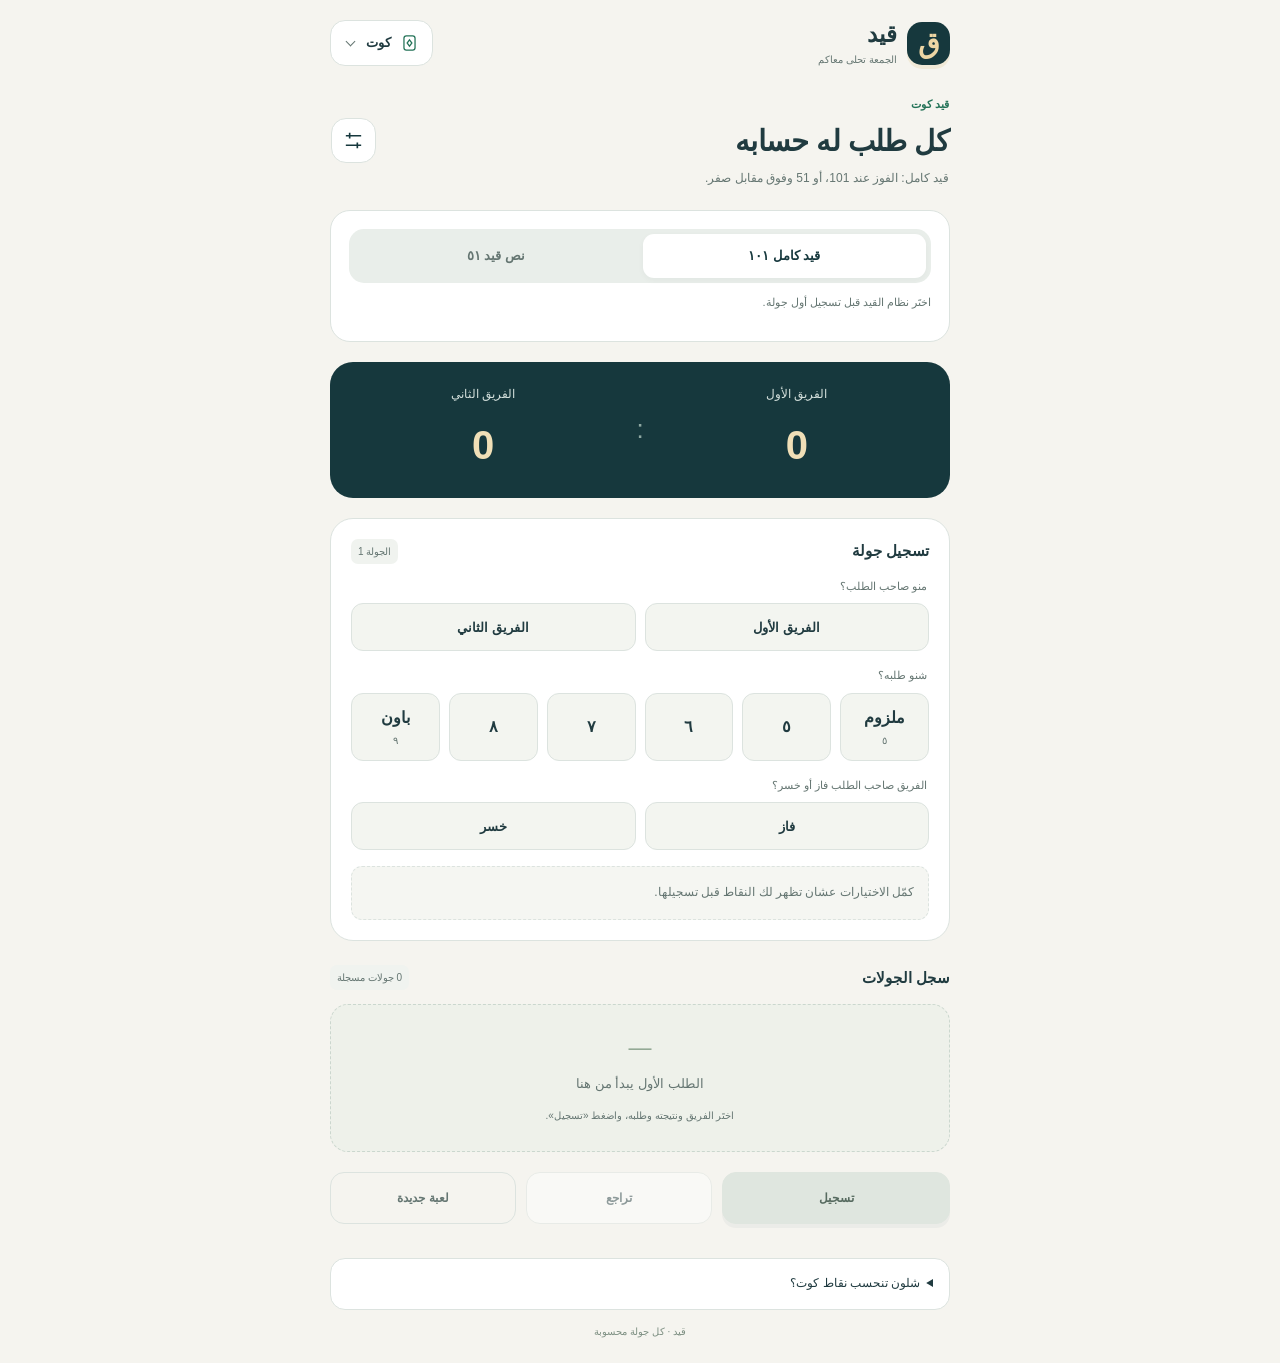
<file: kout.html>
<!doctype html>
<html lang="ar" dir="rtl">
<head>
  <meta charset="utf-8">
  <meta name="viewport" content="width=device-width, initial-scale=1, viewport-fit=cover">
  <meta name="theme-color" content="#f5f4ef">
  <meta name="description" content="قيد كوت للفريقين مع حساب الطلبات والباون والملزوم تلقائيًا، والتوقف عند 101 أو 51 مقابل صفر.">
  <title>قيد كوت — Qaed</title>
  <link rel="stylesheet" href="hand.css">
  <link rel="stylesheet" href="kout.css">
  <script defer src="kout-core.js"></script>
  <script defer src="kout-app.js"></script>
  <link rel="stylesheet" href="mobile.css">
</head>
<body>
  <main class="app-shell kout-shell">
    <header class="app-header">
      <a class="brand" href="index.html" aria-label="قيد"><span class="brand-symbol" aria-hidden="true">ق</span><span>قيد<small>الجمعة تحلى معاكم</small></span></a>
      <details class="game-picker"><summary aria-label="اختيار اللعبة، الحالية كوت"><svg viewBox="0 0 24 24" fill="none" stroke="currentColor" stroke-width="1.6" aria-hidden="true"><rect x="5" y="3" width="14" height="18" rx="3"/><path d="m12 8 3 4-3 4-3-4 3-4Z"/></svg><span>كوت</span><span class="picker-chevron" aria-hidden="true"></span></summary><div class="game-picker-panel"><div class="picker-heading"><span>على أي لعبة؟</span><small>اختَر القيد المناسب لجمعتكم</small></div><nav class="game-switch" aria-label="نوع القيد"><a href="index.html"><span class="game-tile-icon" aria-hidden="true"><svg viewBox="0 0 24 24" fill="none" stroke="currentColor" stroke-width="1.6" aria-hidden="true"><rect x="5" y="3" width="14" height="18" rx="3"/><path d="m12 8 3 4-3 4-3-4 3-4Z"/></svg></span><span><strong>الهند</strong><small>فردي وفرق · ٧ إلى ٩ جولات</small></span></a><span class="selected-game" aria-current="page"><span class="game-tile-icon" aria-hidden="true"><svg viewBox="0 0 24 24" fill="none" stroke="currentColor" stroke-width="1.6" aria-hidden="true"><rect x="5" y="3" width="14" height="18" rx="3"/><path d="m12 8 3 4-3 4-3-4 3-4Z"/></svg></span><span><strong>كوت</strong><small>فريقين · الطلب والنتيجة</small></span></span><a href="baloot.html"><span class="game-tile-icon" aria-hidden="true"><svg viewBox="0 0 24 24" fill="none" stroke="currentColor" stroke-width="1.6" aria-hidden="true"><rect x="5" y="3" width="14" height="18" rx="3"/><path d="m12 8 3 4-3 4-3-4 3-4Z"/></svg></span><span><strong>البلوت</strong><small>فريقين · تسجيل النقاط</small></span></a><a href="spita.html"><span class="game-tile-icon" aria-hidden="true"><svg viewBox="0 0 24 24" fill="none" stroke="currentColor" stroke-width="1.6" aria-hidden="true"><rect x="5" y="3" width="14" height="18" rx="3"/><path d="m12 8 3 4-3 4-3-4 3-4Z"/></svg></span><span><strong>السبيتة</strong><small>فردي وفرق · حسب المجموع</small></span></a><a href="trix.html"><span class="game-tile-icon" aria-hidden="true"><svg viewBox="0 0 24 24" fill="none" stroke="currentColor" stroke-width="1.6" aria-hidden="true"><rect x="5" y="3" width="14" height="18" rx="3"/><path d="m12 8 3 4-3 4-3-4 3-4Z"/></svg></span><span><strong>التركس</strong><small>٤ لاعبين · ٤ ممالك</small></span></a><a href="general.html"><span class="game-tile-icon" aria-hidden="true"><svg viewBox="0 0 24 24" fill="none" stroke="currentColor" stroke-width="1.6" aria-hidden="true"><rect x="5" y="3" width="14" height="18" rx="3"/><path d="m12 8 3 4-3 4-3-4 3-4Z"/></svg></span><span><strong>القيد العام</strong><small>فردي وفرق · على كيفكم</small></span></a></nav></div></details>
    </header>
    <section class="game-heading" aria-labelledby="kout-title"><div><span class="eyebrow">قيد كوت</span><h1 id="kout-title">كل طلب له حسابه</h1><p id="kout-rule-description">قيد كامل: الفوز عند 101، أو 51 وفوق مقابل صفر.</p></div><button id="kout-settings-open" class="icon-button" type="button" aria-label="أسماء الفرق" title="أسماء الفرق"><svg viewBox="0 0 24 24" fill="none" stroke="currentColor" stroke-width="1.7" aria-hidden="true"><path d="M4 7h16M4 17h16M8 4v6m8 4v6"/></svg></button></section>
    <section class="game-rule-settings" aria-label="نظام قيد الكوت"><div class="mode-switch" role="group" aria-label="مدة قيد الكوت"><button type="button" data-kout-rule="full" aria-pressed="true">قيد كامل ١٠١</button><button type="button" data-kout-rule="half" aria-pressed="false">نص قيد ٥١</button></div><p id="kout-rule-hint" class="settings-hint">اختَر نظام القيد قبل تسجيل أول جولة.</p></section>
    <p id="kout-storage-warning" class="storage-warning" role="status" hidden></p>
    <p id="kout-feedback" class="feedback" role="status" aria-live="polite"></p>

    <section class="kout-scoreboard" aria-label="المجموع المعتمد"><div><span id="kout-score-name-A">الفريق الأول</span><strong id="kout-score-A">0</strong></div><span class="kout-divider" aria-hidden="true">:</span><div><span id="kout-score-name-B">الفريق الثاني</span><strong id="kout-score-B">0</strong></div></section>
    <section id="kout-winner-panel" class="winner-panel" aria-live="polite" hidden><span class="eyebrow">انتهت اللعبة</span><h2 id="kout-winner-name"></h2><p id="kout-winner-detail"></p></section>



    <section class="kout-entry" aria-labelledby="kout-entry-title"><div class="section-label"><h2 id="kout-entry-title">تسجيل جولة</h2><span id="kout-next-round">الجولة 1</span></div>
      <fieldset class="kout-choice"><legend>منو صاحب الطلب؟</legend><div class="kout-options two" role="group" aria-label="الفريق صاحب الطلب"><button id="kout-team-A" type="button" data-kout-field="team" data-kout-value="A" aria-pressed="false">الفريق الأول</button><button id="kout-team-B" type="button" data-kout-field="team" data-kout-value="B" aria-pressed="false">الفريق الثاني</button></div></fieldset>
      <fieldset class="kout-choice"><legend>شنو طلبه؟</legend><div class="kout-options bids" role="group" aria-label="طلب كوت"><button type="button" data-kout-field="contract" data-kout-value="forced" aria-pressed="false">ملزوم<small>٥</small></button><button type="button" data-kout-field="contract" data-kout-value="5" aria-pressed="false">٥</button><button type="button" data-kout-field="contract" data-kout-value="6" aria-pressed="false">٦</button><button type="button" data-kout-field="contract" data-kout-value="7" aria-pressed="false">٧</button><button type="button" data-kout-field="contract" data-kout-value="8" aria-pressed="false">٨</button><button type="button" data-kout-field="contract" data-kout-value="bon" aria-pressed="false">باون<small>٩</small></button></div></fieldset>
      <fieldset class="kout-choice"><legend>الفريق صاحب الطلب فاز أو خسر؟</legend><div class="kout-options two" role="group" aria-label="نتيجة صاحب الطلب"><button type="button" data-kout-field="outcome" data-kout-value="win" aria-pressed="false">فاز</button><button type="button" data-kout-field="outcome" data-kout-value="loss" aria-pressed="false">خسر</button></div></fieldset>
      <p id="kout-preview" class="kout-preview" role="status" aria-live="polite">كمّل الاختيارات عشان تظهر لك النقاط قبل تسجيلها.</p>
    </section>
    <section class="history-section kout-history" aria-labelledby="kout-history-title"><div class="section-label"><h2 id="kout-history-title">سجل الجولات</h2><span id="kout-saved-count">0 جولات مسجلة</span></div><div id="kout-empty" class="empty-history"><span aria-hidden="true">—</span><p>الطلب الأول يبدأ من هنا</p><small>اختَر الفريق ونتيجته وطلبه، واضغط «تسجيل».</small></div><div id="kout-history-wrap" class="table-wrap" role="region" aria-label="جولات كوت والمجموع" tabindex="0" hidden><table class="kout-table"><caption class="sr-only">النقاط المضافة في كل جولة والمجموع لكل فريق</caption><thead><tr><th scope="col">الجولة</th><th id="kout-head-A" scope="col">الفريق الأول</th><th id="kout-head-B" scope="col">الفريق الثاني</th></tr></thead><tbody id="kout-history-body"></tbody><tfoot><tr><th scope="row">المجموع</th><td id="kout-total-A">0</td><td id="kout-total-B">0</td></tr></tfoot></table></div></section>
    <footer class="game-actions kout-actions"><button id="kout-register" class="button primary" type="button" disabled>تسجيل</button><button id="kout-undo" class="button secondary" type="button" disabled>تراجع</button><button id="kout-new" class="button quiet" type="button">لعبة جديدة</button></footer>
    <details class="rules-note kout-rules"><summary>شلون تنحسب نقاط كوت؟</summary><table><thead><tr><th>الطلب</th><th>إذا فاز</th><th>إذا خسر</th></tr></thead><tbody><tr><td>٥</td><td>له 5</td><td>لخصمه 10</td></tr><tr><td>٦</td><td>له 6</td><td>لخصمه 12</td></tr><tr><td>٧</td><td>له 7</td><td>لخصمه 14</td></tr><tr><td>٨</td><td>له 8</td><td>لخصمه 16</td></tr><tr><td>باون (٩)</td><td>له 36</td><td>لخصمه 18</td></tr><tr><td>ملزوم (٥)</td><td>له 5</td><td>لخصمه 5</td></tr></tbody></table><p>النقاط تضاف لفريق واحد فقط، بدون خصم من الآخر. القيد الكامل يتوقف عند 101 أو أكثر، أو عند 51 أو أكثر إذا الخصم صفر. نص القيد اختياري ويتوقف عند 51 أو أكثر مهما كانت نتيجة الخصم.</p></details>
    <p class="local-note">قيد · كل جولة محسوبة</p>
  </main>
  <dialog id="kout-settings-dialog" aria-labelledby="kout-settings-title"><div class="dialog-heading"><h2 id="kout-settings-title">أسماء الفرق</h2><button id="kout-settings-close" class="icon-button" type="button" aria-label="إغلاق">×</button></div><form id="kout-settings-form"><div class="participant-names"><label>الفريق الأول<input id="kout-name-A" maxlength="32" autocomplete="off"></label><label>الفريق الثاني<input id="kout-name-B" maxlength="32" autocomplete="off"></label></div><button class="button primary full-width" type="submit">حفظ الأسماء</button></form></dialog>
</body>
</html>
</file>
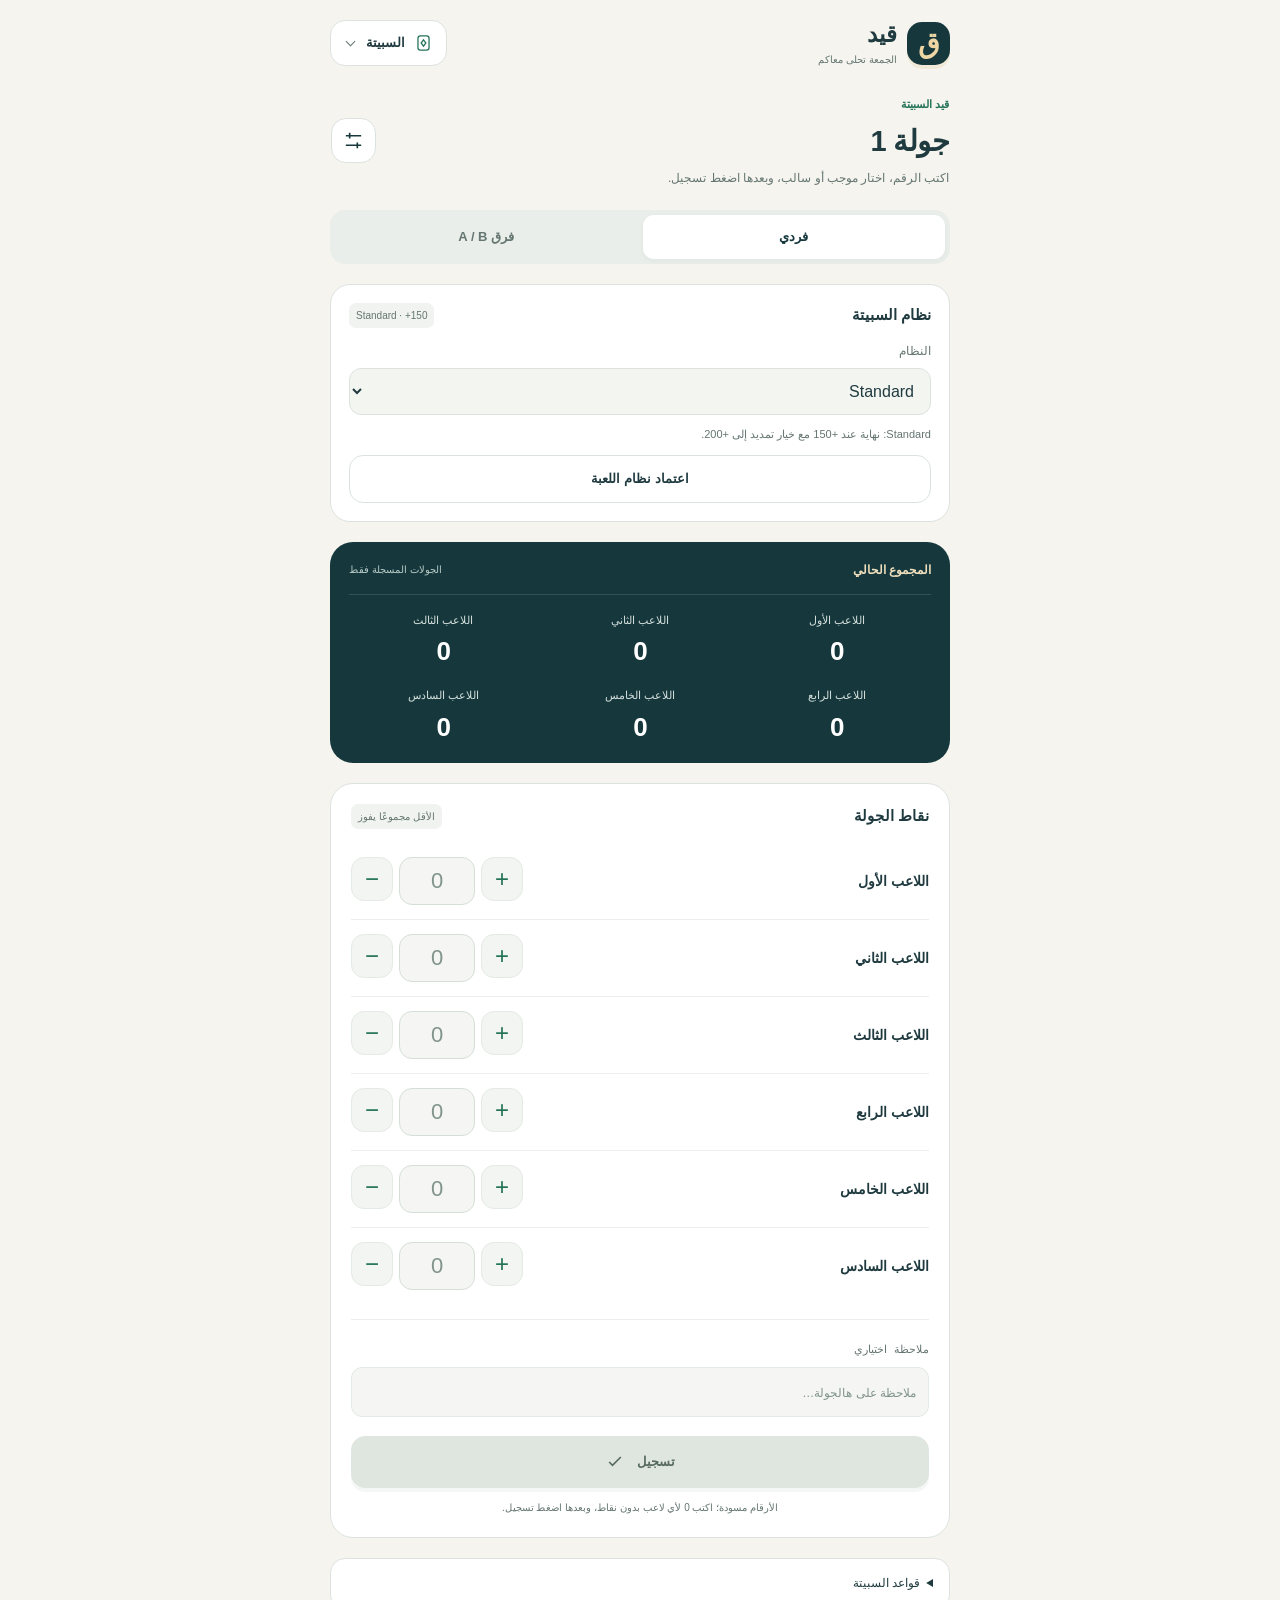
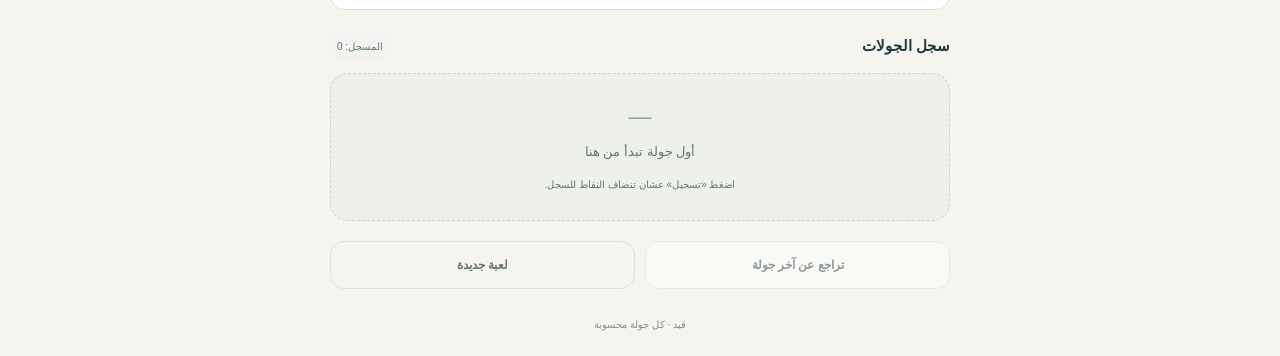
<file: spita.html>
<!doctype html>
<html lang="ar" dir="rtl">
<head>
  <meta charset="utf-8">
  <meta name="viewport" content="width=device-width, initial-scale=1, viewport-fit=cover">
  <meta name="theme-color" content="#f5f4ef">
  <meta name="description" content="قيد السبيتة الفردي والفرق: تسجيل يدوي، Standard عند +150 وتمديد +200، أو Custom بحد نهاية تختاره.">
  <title>قيد السبيتة — Qaed</title>
  <link rel="stylesheet" href="hand.css">
  <script defer src="hand-core.js"></script>
  <script defer src="spita-core.js"></script>
  <script defer src="hand-app.js"></script>
  <link rel="stylesheet" href="mobile.css">
</head>
<body>
  <main class="app-shell">
    <header class="app-header">
      <a class="brand" href="index.html" aria-label="قيد السبيتة"><span class="brand-symbol" aria-hidden="true">ق</span><span>قيد<small>الجمعة تحلى معاكم</small></span></a>
      <details class="game-picker"><summary aria-label="اختيار اللعبة، الحالية السبيتة"><svg viewBox="0 0 24 24" fill="none" stroke="currentColor" stroke-width="1.6" aria-hidden="true"><rect x="5" y="3" width="14" height="18" rx="3"/><path d="m12 8 3 4-3 4-3-4 3-4Z"/></svg><span>السبيتة</span><span class="picker-chevron" aria-hidden="true"></span></summary><div class="game-picker-panel"><div class="picker-heading"><span>على أي لعبة؟</span><small>اختَر القيد المناسب لجمعتكم</small></div><nav class="game-switch" aria-label="نوع القيد"><a href="index.html"><span class="game-tile-icon" aria-hidden="true"><svg viewBox="0 0 24 24" fill="none" stroke="currentColor" stroke-width="1.6" aria-hidden="true"><rect x="5" y="3" width="14" height="18" rx="3"/><path d="m12 8 3 4-3 4-3-4 3-4Z"/></svg></span><span><strong>الهند</strong><small>فردي وفرق · ٧ إلى ٩ جولات</small></span></a><a href="kout.html"><span class="game-tile-icon" aria-hidden="true"><svg viewBox="0 0 24 24" fill="none" stroke="currentColor" stroke-width="1.6" aria-hidden="true"><rect x="5" y="3" width="14" height="18" rx="3"/><path d="m12 8 3 4-3 4-3-4 3-4Z"/></svg></span><span><strong>كوت</strong><small>فريقين · الطلب والنتيجة</small></span></a><a href="baloot.html"><span class="game-tile-icon" aria-hidden="true"><svg viewBox="0 0 24 24" fill="none" stroke="currentColor" stroke-width="1.6" aria-hidden="true"><rect x="5" y="3" width="14" height="18" rx="3"/><path d="m12 8 3 4-3 4-3-4 3-4Z"/></svg></span><span><strong>البلوت</strong><small>فريقين · تسجيل النقاط</small></span></a><span class="selected-game" aria-current="page"><span class="game-tile-icon" aria-hidden="true"><svg viewBox="0 0 24 24" fill="none" stroke="currentColor" stroke-width="1.6" aria-hidden="true"><rect x="5" y="3" width="14" height="18" rx="3"/><path d="m12 8 3 4-3 4-3-4 3-4Z"/></svg></span><span><strong>السبيتة</strong><small>فردي وفرق · حسب المجموع</small></span></span><a href="trix.html"><span class="game-tile-icon" aria-hidden="true"><svg viewBox="0 0 24 24" fill="none" stroke="currentColor" stroke-width="1.6" aria-hidden="true"><rect x="5" y="3" width="14" height="18" rx="3"/><path d="m12 8 3 4-3 4-3-4 3-4Z"/></svg></span><span><strong>التركس</strong><small>٤ لاعبين · ٤ ممالك</small></span></a><a href="general.html"><span class="game-tile-icon" aria-hidden="true"><svg viewBox="0 0 24 24" fill="none" stroke="currentColor" stroke-width="1.6" aria-hidden="true"><rect x="5" y="3" width="14" height="18" rx="3"/><path d="m12 8 3 4-3 4-3-4 3-4Z"/></svg></span><span><strong>القيد العام</strong><small>فردي وفرق · على كيفكم</small></span></a></nav></div></details>
    </header>

    <section class="game-heading" aria-labelledby="game-title">
      <div><span class="eyebrow">قيد السبيتة</span><h1 id="game-title">جولة <bdi id="round-label">1</bdi></h1><p id="round-description">أدخل نقاط الجولة، وبعدها اضغط تسجيل.</p></div>
      <button id="settings-open" class="icon-button" type="button" aria-label="إعدادات اللعبة" title="إعدادات اللعبة"><svg viewBox="0 0 24 24" fill="none" stroke="currentColor" stroke-width="1.7" aria-hidden="true"><path d="M4 7h16M4 17h16M8 4v6m8 4v6"/></svg></button>
    </section>

    <div class="mode-switch" role="group" aria-label="طريقة اللعب">
      <button type="button" data-mode="individual" aria-pressed="true">فردي</button><button type="button" data-mode="teams" aria-pressed="false">فرق A / B</button>
    </div>
    <section class="game-rule-settings" aria-labelledby="spita-rule-title"><div class="section-label"><h2 id="spita-rule-title">نظام السبيتة</h2><span id="spita-rule-summary">Standard · +150</span></div><form id="spita-rule-form"><div class="settings-options"><label>النظام<select id="spita-rule"><option value="standard">Standard</option><option value="custom">Custom</option></select></label><label id="spita-custom-label" hidden>تنتهي اللعبة عند<input id="spita-custom-target" type="text" inputmode="numeric" dir="ltr" maxlength="10" placeholder="5000" autocomplete="off"></label></div><p id="spita-rule-hint" class="settings-hint">Standard: نهاية عند +150 مع خيار تمديد إلى +200.</p><button id="spita-rule-save" type="submit" class="button secondary full-width">اعتماد نظام اللعبة</button></form></section>
    <p id="storage-warning" class="storage-warning" role="status" hidden></p>
    <p id="feedback" class="feedback" role="status" aria-live="polite"></p>

    <section id="winner-panel" class="winner-panel" aria-live="polite" hidden>
      <span class="eyebrow">توقفت اللعبة</span><h2 id="winner-name"></h2><p id="winner-detail"></p>
      <button id="extend-game" class="button secondary" type="button">تمديد إلى +200</button>
    </section>

    <section class="live-scores" aria-label="المجموع المسجل"><div class="scoreboard-heading"><span>المجموع الحالي</span><small>الجولات المسجلة فقط</small></div><div id="current-scores" class="scoreboard-grid"></div></section>

    <section class="entry-section" aria-labelledby="entry-title">
      <div class="section-label"><h2 id="entry-title">نقاط الجولة</h2><span>الأقل مجموعًا يفوز</span></div>
      <form id="score-form" novalidate>
        <div id="score-inputs" class="score-inputs"></div>
        <label class="note-field" for="round-note"><span>ملاحظة <small>اختياري</small></span><input id="round-note" maxlength="180" placeholder="ملاحظة على هالجولة…" autocomplete="off"></label>
        <div class="entry-footer"><p id="entry-help">الأرقام مسودة؛ ما تنحسب إلا بعد التسجيل.</p><button id="register-round" class="button primary" type="button">تسجيل <svg viewBox="0 0 24 24" fill="none" stroke="currentColor" stroke-width="2" aria-hidden="true"><path d="m5 12 4 4L19 6"/></svg></button></div>
      </form>
    </section>

    <details class="rules-note"><summary>قواعد السبيتة</summary><p>النقاط تُكتب يدويًا لكل لاعب أو فريق، والأقل مجموعًا يفوز. في Standard تتوقف اللعبة إذا وصل أي مشارك إلى +150 أو أكثر، مع خيار تمديد إلى +200 إذا لم يصلها أحد بعد. في Custom تحدد حد النهاية الموجب بنفسك، مثل +5000. لا يوجد حد لعدد الجولات.</p></details>

    <section class="history-section" aria-labelledby="history-title"><div class="section-label"><h2 id="history-title">سجل الجولات</h2><span id="saved-count">المسجل: 0</span></div><div id="empty-history" class="empty-history"><span aria-hidden="true">—</span><p>أول جولة تبدأ من هنا</p><small>اضغط «تسجيل» عشان تنضاف النقاط للسجل.</small></div><div id="history-wrap" class="table-wrap" role="region" aria-label="نقاط الجولات والمجموع" tabindex="0" hidden><table><caption class="sr-only">الجولات المسجلة والمجموع لكل لاعب أو فريق</caption><thead id="history-head"></thead><tbody id="history-body"></tbody><tfoot id="history-total"></tfoot></table></div></section>

    <footer class="game-actions"><button id="undo-round" class="button secondary" type="button">تراجع عن آخر جولة</button><button id="new-game" class="button quiet" type="button">لعبة جديدة</button></footer>
    <p class="local-note">قيد · كل جولة محسوبة</p>
  </main>

  <dialog id="settings-dialog" aria-labelledby="settings-title"><div class="dialog-heading"><div><span class="eyebrow">على كيفكم</span><h2 id="settings-title">إعدادات اللعبة</h2></div><button id="settings-close" class="icon-button" type="button" aria-label="إغلاق">×</button></div><form id="settings-form"><div class="settings-options"><label hidden>عدد الجولات<select id="round-limit"><option value="0">حسب النقاط</option></select></label><label id="player-count-label">عدد اللاعبين<select id="player-count"><option value="2">٢ لاعبين</option><option value="3">٣ لاعبين</option><option value="4">٤ لاعبين</option><option value="5">٥ لاعبين</option><option value="6">٦ لاعبين</option></select></label></div><p class="settings-hint">السبيتة تعتمد على المجموع وليس عدد الجولات. تغيير عدد اللاعبين متاح قبل إدخال النقاط.</p><div id="participant-names" class="participant-names"></div><p id="settings-error" class="feedback" role="alert"></p><button class="button primary full-width" type="submit">حفظ الإعدادات</button></form></dialog>
</body>
</html>
</file>
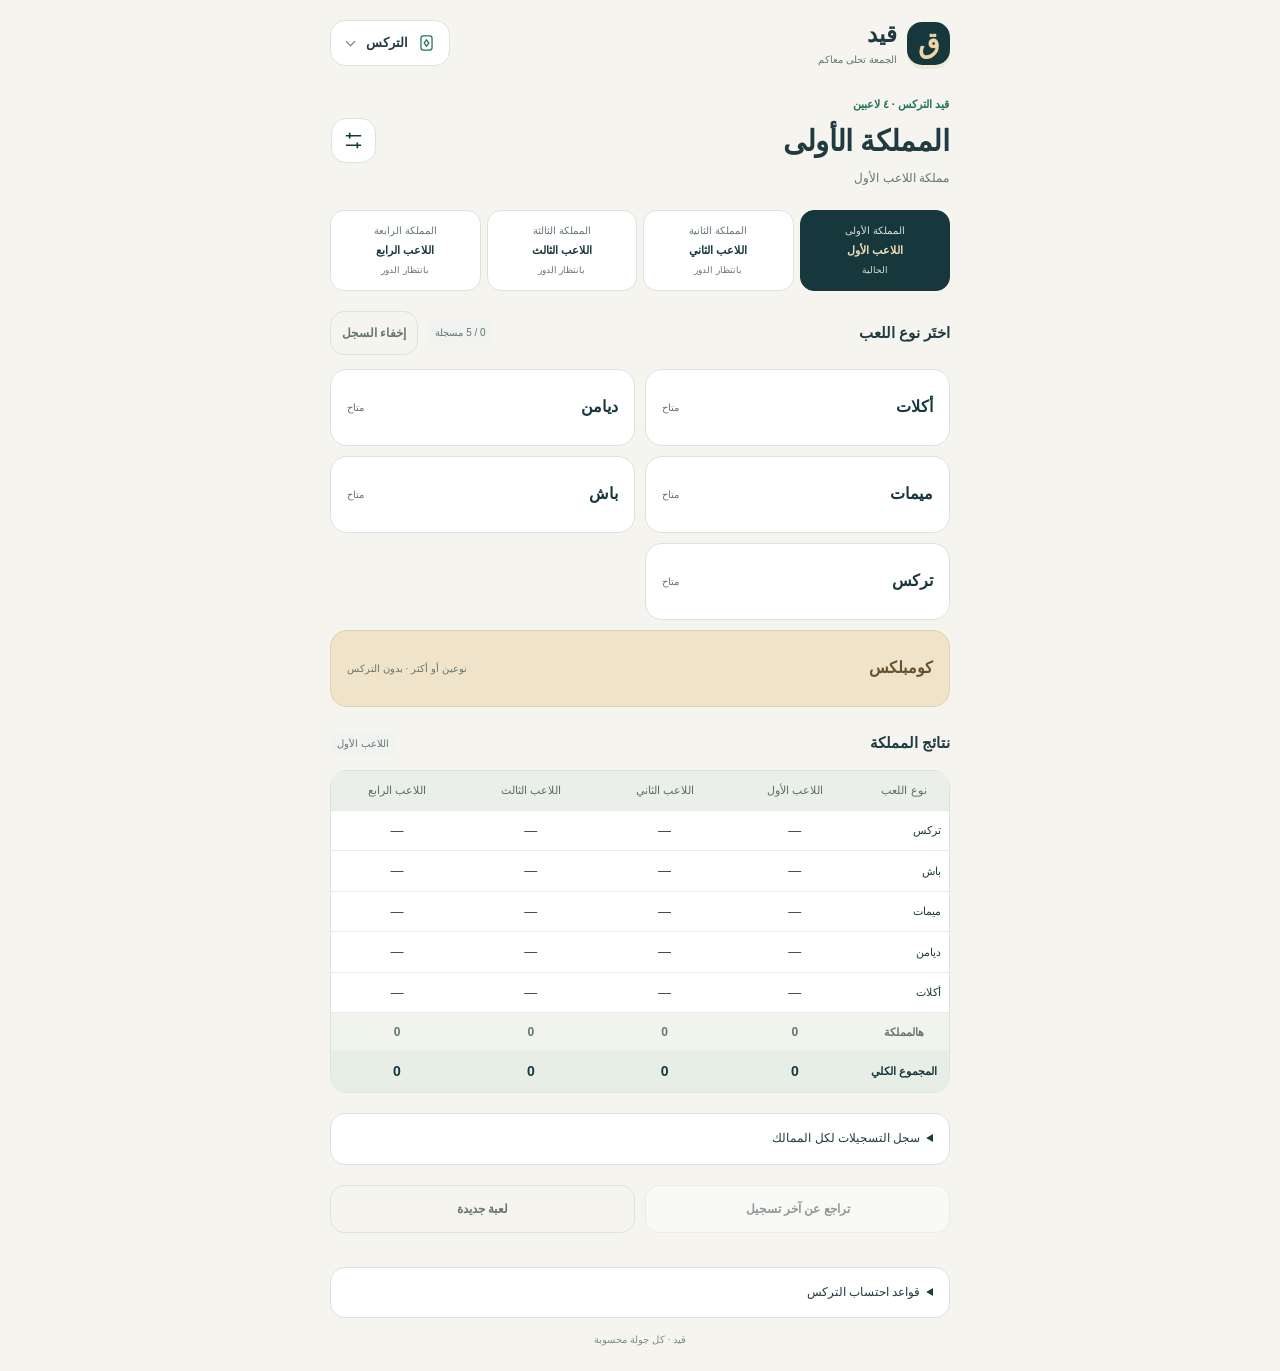
<file: trix.html>
<!doctype html>
<html lang="ar" dir="rtl">
<head>
  <meta charset="utf-8">
  <meta name="viewport" content="width=device-width, initial-scale=1, viewport-fit=cover">
  <meta name="theme-color" content="#f5f4ef">
  <meta name="description" content="قيد تركس لأربعة لاعبين وأربع ممالك، مع كومبلكس يجمع ألعاب المملكة دون التركس.">
  <title>قيد التركس — Qaed</title>
  <link rel="stylesheet" href="hand.css">
  <link rel="stylesheet" href="trix.css">
  <script defer src="trix-core.js"></script>
  <script defer src="trix-app.js"></script>
  <link rel="stylesheet" href="mobile.css">
</head>
<body>
  <main class="app-shell trix-shell">
    <header class="app-header"><a class="brand" href="index.html" aria-label="قيد"><span class="brand-symbol" aria-hidden="true">ق</span><span>قيد<small>الجمعة تحلى معاكم</small></span></a><details class="game-picker"><summary aria-label="اختيار اللعبة، الحالية التركس"><svg viewBox="0 0 24 24" fill="none" stroke="currentColor" stroke-width="1.6" aria-hidden="true"><rect x="5" y="3" width="14" height="18" rx="3"/><path d="m12 8 3 4-3 4-3-4 3-4Z"/></svg><span>التركس</span><span class="picker-chevron" aria-hidden="true"></span></summary><div class="game-picker-panel"><div class="picker-heading"><span>على أي لعبة؟</span><small>اختَر القيد المناسب لجمعتكم</small></div><nav class="game-switch" aria-label="نوع القيد"><a href="index.html"><span class="game-tile-icon" aria-hidden="true"><svg viewBox="0 0 24 24" fill="none" stroke="currentColor" stroke-width="1.6" aria-hidden="true"><rect x="5" y="3" width="14" height="18" rx="3"/><path d="m12 8 3 4-3 4-3-4 3-4Z"/></svg></span><span><strong>الهند</strong><small>فردي وفرق · ٧ إلى ٩ جولات</small></span></a><a href="kout.html"><span class="game-tile-icon" aria-hidden="true"><svg viewBox="0 0 24 24" fill="none" stroke="currentColor" stroke-width="1.6" aria-hidden="true"><rect x="5" y="3" width="14" height="18" rx="3"/><path d="m12 8 3 4-3 4-3-4 3-4Z"/></svg></span><span><strong>كوت</strong><small>فريقين · الطلب والنتيجة</small></span></a><a href="baloot.html"><span class="game-tile-icon" aria-hidden="true"><svg viewBox="0 0 24 24" fill="none" stroke="currentColor" stroke-width="1.6" aria-hidden="true"><rect x="5" y="3" width="14" height="18" rx="3"/><path d="m12 8 3 4-3 4-3-4 3-4Z"/></svg></span><span><strong>البلوت</strong><small>فريقين · تسجيل النقاط</small></span></a><a href="spita.html"><span class="game-tile-icon" aria-hidden="true"><svg viewBox="0 0 24 24" fill="none" stroke="currentColor" stroke-width="1.6" aria-hidden="true"><rect x="5" y="3" width="14" height="18" rx="3"/><path d="m12 8 3 4-3 4-3-4 3-4Z"/></svg></span><span><strong>السبيتة</strong><small>فردي وفرق · حسب المجموع</small></span></a><span class="selected-game" aria-current="page"><span class="game-tile-icon" aria-hidden="true"><svg viewBox="0 0 24 24" fill="none" stroke="currentColor" stroke-width="1.6" aria-hidden="true"><rect x="5" y="3" width="14" height="18" rx="3"/><path d="m12 8 3 4-3 4-3-4 3-4Z"/></svg></span><span><strong>التركس</strong><small>٤ لاعبين · ٤ ممالك</small></span></span><a href="general.html"><span class="game-tile-icon" aria-hidden="true"><svg viewBox="0 0 24 24" fill="none" stroke="currentColor" stroke-width="1.6" aria-hidden="true"><rect x="5" y="3" width="14" height="18" rx="3"/><path d="m12 8 3 4-3 4-3-4 3-4Z"/></svg></span><span><strong>القيد العام</strong><small>فردي وفرق · على كيفكم</small></span></a></nav></div></details></header>
    <section class="game-heading" aria-labelledby="trix-title"><div><span class="eyebrow">قيد التركس · ٤ لاعبين</span><h1 id="trix-title">المملكة الأولى</h1><p id="trix-owner">مملكة اللاعب الأول</p></div><button id="trix-settings-open" class="icon-button" type="button" aria-label="أسماء اللاعبين" title="أسماء اللاعبين"><svg viewBox="0 0 24 24" fill="none" stroke="currentColor" stroke-width="1.7" aria-hidden="true"><path d="M4 7h16M4 17h16M8 4v6m8 4v6"/></svg></button></section>
    <p id="trix-storage-warning" class="storage-warning" role="status" hidden></p><p id="trix-feedback" class="feedback" role="status" aria-live="polite"></p>
    <div id="trix-kingdoms" class="trix-kingdoms" role="group" aria-label="الممالك الأربع"></div>
    <div id="trix-review" class="trix-review" hidden><p>هذي المملكة للعرض. التسجيل متاح في المملكة الحالية فقط.</p><button id="trix-current" class="button secondary" type="button">الرجوع للمملكة الحالية</button></div>
    <section id="trix-winner-panel" class="winner-panel" aria-live="polite" hidden><span class="eyebrow">اكتملت الممالك الأربع</span><h2 id="trix-winner-name"></h2><p id="trix-winner-detail"></p></section>

    <section aria-labelledby="trix-games-title"><div class="section-label trix-entry-toolbar"><h2 id="trix-games-title">اختَر نوع اللعب</h2><span id="trix-used-count">0 / 5</span><button id="trix-history-toggle" class="button quiet small" type="button" aria-expanded="true" aria-controls="trix-history">إخفاء السجل</button></div><div id="trix-games" class="trix-games"></div></section>
    <section id="trix-editor" class="trix-editor" hidden aria-labelledby="trix-editor-title"><div class="section-label"><h2 id="trix-editor-title"></h2><button id="trix-editor-close" type="button" class="button quiet small">رجوع للأنواع</button></div>
      <section id="trix-complex-picker" class="trix-complex-picker" hidden><p>اختَر لعبتين أو أكثر من المتاح. التركس ما تدخل مع الكومبلكس.</p><div id="trix-complex-options" class="trix-complex-options"></div><button id="trix-complex-start" class="button secondary full-width" type="button" disabled>ابدأ الكومبلكس</button></section>
      <div id="trix-forms"></div><p id="trix-validation" class="trix-validation" role="status" aria-live="polite"></p><div id="trix-preview" class="trix-preview" aria-live="polite" hidden></div>
      <p class="trix-draft-note">الاختيارات مسودة؛ الأنواع ما تتقفل والنقاط ما تنضاف إلا بزر تسجيل.</p><button id="trix-register" class="button primary full-width" type="button" disabled>تسجيل</button>
    </section>

    <section id="trix-history" class="history-section" aria-labelledby="trix-results-title"><div class="section-label"><h2 id="trix-results-title">نتائج المملكة</h2><span id="trix-results-owner"></span></div><div class="table-wrap" role="region" aria-label="نقاط المملكة والمجموع الكلي" tabindex="0"><table class="trix-table"><caption class="sr-only">نتائج ألعاب المملكة لكل لاعب والمجموع الكلي لجميع الممالك</caption><thead id="trix-table-head"></thead><tbody id="trix-table-body"></tbody><tfoot id="trix-table-foot"></tfoot></table></div>
    <details class="rules-note"><summary>سجل التسجيلات لكل الممالك</summary><ol id="trix-ledger" class="trix-ledger"></ol></details></section>
    <footer class="game-actions"><button id="trix-undo" class="button secondary" type="button" disabled>تراجع عن آخر تسجيل</button><button id="trix-new" class="button quiet" type="button">لعبة جديدة</button></footer>
    <details class="rules-note"><summary>قواعد احتساب التركس</summary><p id="trix-rules">الأكلات: 13 أكلة، كل وحدة +15. الديامن: 13 ورقة، كل وحدة +10. الميمات: أربع، كل وحدة +25 ومجموعها +100. الباش غير المعلن +75 للي أكله؛ المعلن +150 للي أكله و−75 للي أعلنه. ترتيب التركس: −200 ثم −150 ثم −100 ثم −50. الكومبلكس يجمع عقوبات الأنواع المختارة ويغلقها من المملكة بعد التسجيل. الأقل مجموعًا يفوز بعد الممالك الأربع.</p></details>
    <p class="local-note">قيد · كل جولة محسوبة</p>
  </main>
  <dialog id="trix-settings-dialog" aria-labelledby="trix-settings-title"><div class="dialog-heading"><h2 id="trix-settings-title">أسماء اللاعبين</h2><button id="trix-settings-close" class="icon-button" type="button" aria-label="إغلاق">×</button></div><form id="trix-settings-form"><div id="trix-names" class="participant-names"></div><p class="settings-hint">ترتيب الممالك حسب اللاعبين من الأول إلى الرابع. تغيير الاسم ما يغيّر السجل.</p><button type="submit" class="button primary full-width">حفظ الأسماء</button></form></dialog>
</body>
</html>
</file>
<file: hand.css>
:root{color-scheme:dark;--bg:#152f3b;--panel:#1b3846;--field:#203f54;--line:#36515f;--text:#f4f6f5;--muted:#9db1bb;--gold:#edb168;--green:#61d797;--red:#ff7180;font-family:-apple-system,BlinkMacSystemFont,"Segoe UI",Tahoma,Arial,sans-serif}
*{box-sizing:border-box}body{margin:0;background:var(--bg);color:var(--text)}button,input,select{font:inherit}button,a,input,select{-webkit-tap-highlight-color:transparent}button{cursor:pointer}button:disabled{cursor:default;opacity:.4}a{color:inherit;text-decoration:none}button:focus-visible,a:focus-visible,input:focus-visible,select:focus-visible,summary:focus-visible,[tabindex]:focus-visible{outline:2px solid var(--gold);outline-offset:4px}input,select{min-width:0}button svg{width:20px;height:20px}.app-shell{max-width:800px;margin:auto;padding:24px 24px 0}.app-header{display:flex;align-items:center;justify-content:space-between;gap:12px;padding-bottom:30px;border-bottom:1px solid var(--line)}.brand{display:flex;align-items:center;gap:10px;font-size:23px;font-weight:800}.brand-symbol{width:41px;height:41px;background:var(--gold);color:var(--bg);border-radius:12px;display:grid;place-items:center;font-size:26px}.brand small{display:block;font-size:10px;font-weight:500;color:var(--muted);margin-top:2px}.game-switch{display:flex;align-items:center;gap:3px;background:#102a35;padding:4px;border-radius:11px;font-size:13px}.game-switch>*{padding:9px 13px;border-radius:8px}.selected-game{background:var(--field);color:var(--text)}.game-switch a{color:var(--muted)}.game-heading{display:flex;justify-content:space-between;align-items:center;padding:30px 0 24px}.eyebrow{font-size:12px;color:var(--gold);font-weight:600;letter-spacing:.3px}h1{font-size:31px;margin:10px 0;font-weight:750}h1 bdi{font-weight:650}h2{margin:0;font-size:16px}.game-heading p{color:var(--muted);font-size:13px;margin:0;line-height:1.8}.icon-button{display:grid;place-items:center;flex-shrink:0;width:43px;height:43px;border:1px solid var(--line);border-radius:12px;background:transparent;color:var(--text);font-size:26px}.icon-button svg{width:23px;height:23px}.mode-switch{display:flex;gap:5px;padding:5px;background:#102a35;border:1px solid #28434f;border-radius:13px;margin-bottom:25px}.mode-switch button{flex:1;border:0;background:transparent;border-radius:9px;color:var(--muted);padding:11px;font-weight:600;font-size:14px}.mode-switch button[aria-pressed=true]{background:var(--field);color:var(--text)}.feedback{min-height:0;margin:0;color:var(--gold);font-size:13px;line-height:1.7}.feedback:not(:empty){padding:10px 0 16px}.storage-warning{font-size:12px;line-height:1.7;color:var(--gold);padding:12px;border:1px solid #726045;border-radius:10px}.section-label{display:flex;gap:12px;justify-content:space-between;align-items:center;margin-bottom:14px}.section-label span{font-size:11px;color:var(--muted)}.score-inputs{display:grid;gap:8px}.score-row{display:flex;gap:16px;align-items:center;justify-content:space-between;padding:13px 0;border-bottom:1px solid #284551}.player-info{display:flex;align-items:center;gap:11px;min-width:0}.player-index{display:grid;place-items:center;color:var(--muted);font-size:12px;border:1px solid var(--line);width:30px;height:30px;border-radius:50%;flex-shrink:0}.player-label{font-size:17px;font-weight:600;overflow-wrap:anywhere}.score-control{display:grid;grid-template-columns:46px 102px 46px;gap:10px;direction:ltr;flex-shrink:0}.sign-button{height:46px;border-radius:50%;border:1px solid #3c596c;background:var(--field);color:white;font-size:27px;line-height:1;touch-action:manipulation}.score-value{width:100%;height:46px;border:1px solid #3d596b;border-radius:12px;background:var(--field);color:var(--text);text-align:center;direction:ltr;padding:4px;font-size:22px;font-variant-numeric:tabular-nums;outline:none}.score-value.negative{color:var(--green)}.score-value.positive{color:var(--text)}.score-value[aria-invalid=true]{border-color:var(--red)}.note-field{display:flex;align-items:center;gap:15px;margin-top:22px}.note-field>span{font-size:13px;white-space:nowrap}.note-field small{font-size:11px;color:var(--muted);margin-inline-start:4px}.note-field input{width:100%;border:0;border-bottom:1px solid var(--line);border-radius:0;background:transparent;padding:11px 0;color:var(--text);font-size:13px}.note-field input::placeholder{color:#7f99a7}.entry-footer{display:flex;align-items:center;justify-content:space-between;gap:18px;margin-top:23px}.entry-footer p{font-size:11px;line-height:1.7;color:var(--muted);margin:0}.button{display:inline-flex;justify-content:center;align-items:center;gap:12px;min-height:45px;border-radius:11px;padding:12px 20px;font-size:14px;font-weight:650;border:1px solid transparent;touch-action:manipulation}.button.primary{color:#16303c;background:var(--gold);min-width:155px}.button.secondary{color:var(--text);background:var(--panel);border-color:var(--line)}.button.quiet{color:var(--muted);background:transparent;border-color:var(--line)}.rules-note{margin-top:24px;padding:14px 0;border-top:1px solid var(--line);border-bottom:1px solid var(--line);font-size:12px;color:var(--muted)}.rules-note summary{cursor:pointer;color:#c7d4dc}.rules-note p{line-height:1.9}.rule-chips{display:flex;flex-wrap:wrap;gap:7px}.rule-chips span{display:block;padding:7px 9px;background:#1d3b48;border-radius:7px;color:var(--text);font-size:12px;font-variant-numeric:tabular-nums}.history-section{margin-top:30px;min-height:220px}.empty-history{text-align:center;border:1px dashed var(--line);border-radius:12px;padding:32px 12px;color:var(--muted)}.empty-history>span{font-size:25px;color:#5d7f8d}.empty-history p{font-size:14px;margin:9px}.empty-history small{font-size:11px}.table-wrap{overflow-x:auto;border:1px solid var(--line);border-radius:12px}table{border-collapse:collapse;width:100%;min-width:440px;font-variant-numeric:tabular-nums}th,td{text-align:center;padding:17px 13px;border-bottom:1px solid #2d4956;white-space:nowrap;font-size:15px}thead th{font-size:11px;color:var(--muted);font-weight:500;max-width:110px;white-space:normal;overflow-wrap:anywhere;background:#193542;min-width:74px}thead th:first-child{min-width:45px}tbody th{color:var(--muted);font-size:12px;font-weight:400}td bdi{direction:ltr;unicode-bidi:isolate;display:inline-block}tfoot th,tfoot td{background:#213e4a;font-weight:750;border-bottom:0;font-size:19px;padding:20px 13px}tfoot th{font-size:12px;color:var(--muted)}.leader{color:var(--green)}.trailing{color:var(--red)}.round-note-row td{font-size:11px;text-align:right;color:var(--muted);white-space:normal;padding-top:0;line-height:1.8}.winner-panel{padding:23px;background:#1b3e3f;border:1px solid #3d7765;border-radius:13px;margin-bottom:25px}.winner-panel h2{font-size:22px;color:var(--green);margin:10px 0}.winner-panel p{font-size:13px;color:#bbd0cb;line-height:1.8}.winner-panel .button{font-size:12px;margin-top:5px}.game-actions{display:flex;gap:10px;position:sticky;bottom:0;z-index:2;background:linear-gradient(transparent,var(--bg) 15%);padding:20px 0 calc(15px + env(safe-area-inset-bottom))}.game-actions button{flex:1}.local-note{text-align:center;font-size:10px;color:#829ca8;line-height:1.9;padding:0 0 15px;margin:0}.sr-only{position:absolute;width:1px;height:1px;padding:0;overflow:hidden;clip:rect(0,0,0,0);white-space:nowrap;border:0}dialog{width:min(510px,calc(100% - 24px));max-height:90dvh;overflow:auto;background:#173440;color:var(--text);border:1px solid var(--line);border-radius:18px;padding:24px}dialog::backdrop{background:#05151fc9;backdrop-filter:blur(3px)}.dialog-heading{display:flex;justify-content:space-between;align-items:center;gap:12px;margin-bottom:23px}.dialog-heading h2{font-size:22px;margin-top:7px}.settings-options{display:flex;gap:12px}.settings-options label{flex:1;font-size:12px;color:var(--muted)}select,.participant-names input{display:block;width:100%;border:1px solid var(--line);border-radius:9px;background:#203f4e;color:var(--text);padding:12px;margin-top:8px;font-size:15px}.participant-names{display:grid;grid-template-columns:1fr 1fr;gap:14px;margin:23px 0}.participant-names label{font-size:12px;color:var(--muted)}.settings-hint{font-size:11px;line-height:1.8;color:var(--muted);margin:14px 0}.full-width{width:100%}[hidden]{display:none!important}@media(min-width:650px){.app-shell{padding:35px 32px 0}.score-control{grid-template-columns:50px 125px 50px}.score-value,.sign-button{height:50px}.score-row{padding:14px 8px}.history-section{min-height:270px}}@media(max-width:420px){.app-shell{padding:18px 16px 0}.brand{font-size:20px}.brand-symbol{width:36px;height:36px}.game-switch>*{padding:8px 10px;font-size:12px}.app-header{padding-bottom:23px}.score-control{grid-template-columns:42px 80px 42px;gap:7px}.sign-button,.score-value{height:44px}.player-label{font-size:15px}.player-index{display:none}.score-row{gap:10px;padding:12px 0}.entry-footer{gap:12px}.button.primary{min-width:130px}.entry-footer p{max-width:150px}.note-field{align-items:flex-start;flex-direction:column;gap:0}.game-actions .button{padding:12px 8px;font-size:12px}.game-heading{padding-top:24px}.participant-names{gap:10px}dialog{padding:20px}}@media(prefers-reduced-motion:no-preference){button,a{transition:background .15s,color .15s}button:active{transform:translateY(1px)}}

/* Game navigation stays within narrow mobile screens as score types grow. */
.app-header{flex-wrap:wrap}.game-switch{max-width:100%;flex-wrap:wrap}@media(max-width:420px){.app-header .brand small{display:none}}

/* Baloot manual two-team entries share the scorekeeper design. */
.baloot-input{width:150px;flex-shrink:0}.baloot-table{min-width:100%}.baloot-table td,.baloot-table th{width:33.333%}@media(max-width:420px){.baloot-input{width:125px}}
</file>
<file: mobile.css>
/* Mobile presentation shared by every game. Game rules and saved data stay in
   their existing modules. Loaded last to also cover legacy general-page styles. */
:root{
  color-scheme:light;
  --bg:#f5f4ef;
  --panel:#ffffff;
  --field:#f2f4f3;
  --line:#dce3df;
  --text:#203b40;
  --muted:#657672;
  --gold:#ddbd79;
  --green:#247358;
  --red:#b04c56;
  --ink:#16383d;
  --rounding:23px;
}
html{background:var(--bg);scroll-padding-top:20px}
body{background:var(--bg);line-height:1.5}
.app-shell{max-width:660px;min-height:100svh;padding:calc(20px + env(safe-area-inset-top)) 20px 0}
.app-header{position:relative;z-index:5;flex-wrap:nowrap;gap:12px;border:0;padding:0 0 25px}
.brand{font-size:23px;line-height:1.25;flex-shrink:0}
.brand-symbol{width:43px;height:43px;border-radius:15px;background:var(--ink);color:#edd6a4;font-size:28px;box-shadow:0 4px 0 #ddbd7933}
.brand small,.app-header .brand small{display:block;color:var(--muted);font-size:10px;margin-top:5px}
.game-picker{position:static}
.game-picker>summary{display:flex;align-items:center;justify-content:center;gap:9px;min-height:46px;padding:10px 13px;border:1px solid var(--line);border-radius:15px;background:var(--panel);font-size:13px;font-weight:650;cursor:pointer;list-style:none}
.game-picker>summary::-webkit-details-marker{display:none}
.game-picker>summary>svg{width:19px;height:22px;color:var(--green)}
.picker-chevron{width:7px;height:7px;border:solid var(--muted);border-width:0 1.5px 1.5px 0;transform:rotate(45deg);margin:0 3px 4px}
.game-picker[open] .picker-chevron{transform:rotate(225deg);margin-bottom:0}
.game-picker-panel{position:absolute;top:60px;inset-inline:0;border:1px solid var(--line);border-radius:23px;background:var(--panel);padding:20px;box-shadow:0 18px 60px #16383d26}
.picker-heading{display:flex;flex-direction:column;gap:4px;margin-bottom:16px}
.picker-heading>span{font-weight:750;font-size:21px}
.picker-heading small{color:var(--muted);font-size:12px}
.game-switch{display:grid;grid-template-columns:1fr 1fr;gap:9px;max-width:100%;background:none;padding:0;border-radius:0}
.game-switch>*{display:flex;align-items:center;gap:10px;min-width:0;min-height:76px;border:1px solid var(--line);border-radius:15px;padding:12px 10px;color:var(--text);background:var(--panel)}
.game-switch a{color:var(--text)}
.game-switch strong{display:block;font-size:14px;font-weight:650}
.game-switch small{display:block;font-size:9px;line-height:1.7;color:var(--muted);margin-top:4px}
.game-switch .selected-game{border-color:#86a698;background:#edf4ef;box-shadow:inset 0 0 0 1px #86a698}
.game-tile-icon{display:grid;place-items:center;width:30px;height:36px;flex-shrink:0;color:var(--green)}
.game-tile-icon svg{width:25px;height:30px}
.game-heading{padding:0 1px 20px;gap:15px;align-items:center}
.eyebrow{font-size:11px;color:var(--green);font-weight:650;letter-spacing:0}
h1{font-size:29px;line-height:1.35;margin:7px 0;font-weight:750;letter-spacing:-.6px}
h2{font-size:16px}
.game-heading p{font-size:12px;line-height:1.8;color:var(--muted)}
.icon-button,.iconbtn{background:#fff;border:1px solid var(--line);border-radius:15px;width:45px;height:45px;color:var(--ink)}
.icon-button:active{background:#e6ede8}
.mode-switch{padding:5px;background:#e9eeea;border:0;border-radius:15px;margin-bottom:20px;gap:5px}
.mode-switch button{min-height:44px;padding:10px 8px;color:var(--muted);font-size:13px;border-radius:11px}
.mode-switch button[aria-pressed=true]{background:#fff;color:var(--ink);box-shadow:0 2px 6px #16383d0a}
.live-scores{padding:19px 19px 20px;border-radius:var(--rounding);background:var(--ink);color:#fff;margin:0 0 20px}
.scoreboard-heading{display:flex;justify-content:space-between;align-items:center;gap:8px;padding-bottom:15px;margin-bottom:17px;border-bottom:1px solid #ffffff21}
.scoreboard-heading>span{font-size:12px;font-weight:650;color:#efdfbc}
.scoreboard-heading small{color:#b8cbc7;font-size:10px}
.scoreboard-grid{display:grid;grid-template-columns:repeat(2,minmax(0,1fr));gap:20px 8px}
.scoreboard-grid[data-players="3"],.scoreboard-grid[data-players="5"],.scoreboard-grid[data-players="6"]{grid-template-columns:repeat(3,minmax(0,1fr))}
.scoreboard-person{min-width:0;text-align:center}
.scoreboard-person>span{display:block;font-size:11px;color:#d4e0dc;overflow-wrap:anywhere}
.scoreboard-person bdi{display:block;font-size:31px;font-weight:650;line-height:1.2;margin-top:8px;letter-spacing:-1px;font-variant-numeric:tabular-nums}
.scoreboard-grid[data-players="5"] bdi,.scoreboard-grid[data-players="6"] bdi{font-size:26px}
.entry-section,.kout-entry{border:1px solid var(--line);border-radius:var(--rounding);padding:20px;background:#fff}
.section-label{gap:10px;margin-bottom:14px}
.section-label h2{font-size:15px;font-weight:750}
.section-label>span{font-size:10px;background:#f0f3ef;border-radius:7px;padding:5px 7px;color:var(--muted)}
.score-inputs{gap:0}
.score-row{padding:14px 0;border-color:#ebefeb;gap:12px}
.score-row:last-child{border-bottom:0}
.player-label{font-size:14px;font-weight:600}
.player-index{display:none}
.score-control{grid-template-columns:42px 76px 42px;gap:6px}
.sign-button{height:44px;border-radius:13px;background:#f2f5f1;color:var(--green);border:1px solid #e4eae4;font-size:24px}
.score-value{height:48px;font-size:22px;background:#f5f6f3;border:1px solid #d5dfd6;border-radius:13px;color:var(--ink);outline:revert}
.score-value.negative{color:var(--green)}
.score-value.positive{color:var(--ink)}
.score-value::placeholder{color:#82958a}
.baloot-input{width:122px}
.note-field{margin-top:15px;display:block;border-top:1px solid #ebefeb;padding-top:16px}
.note-field>span{font-size:11px;color:var(--muted)}
.note-field input{margin-top:7px;background:#f5f6f3;border:1px solid #e4eae4;border-radius:11px;padding:12px;font-size:16px}
.note-field input::placeholder{font-size:12px;color:#82958a}
.entry-footer{flex-direction:column-reverse;align-items:stretch;gap:11px;margin-top:19px}
.entry-footer p{max-width:none;text-align:center;font-size:10px;line-height:1.8}
.button,.btn{min-height:48px;border-radius:14px;font-size:13px;padding:12px 16px;font-weight:650}
.button.primary,.btn.primary{background:var(--ink);color:#fff;border-color:var(--ink);min-height:52px;box-shadow:0 4px 0 #16383d0a}
.button.secondary,.btn{background:#fff;color:var(--text);border-color:var(--line)}
.button.quiet,.btn.ghost{color:var(--muted);background:transparent;border-color:var(--line)}
button:disabled{opacity:.48;box-shadow:none}
.button.primary:disabled,.btn.primary:disabled{background:#dfe6df;color:#576b60;border-color:#dfe6df;opacity:1}
.history-section{min-height:0;margin:24px 0 0}
.empty-history,.empty{padding:25px 12px;border:1px dashed #cbd7ce;border-radius:18px;background:#eeF1ea;color:var(--muted)}
.empty-history>span{font-size:23px;color:#94a995}
.empty-history p{font-size:13px}
.empty-history small{font-size:10px}
.table-wrap{border:1px solid var(--line);border-radius:17px;background:#fff;overscroll-behavior-inline:contain}
th,td{border-color:#e7ece7;padding:15px 12px}
thead th{background:#eaf0e9;color:#596f60;line-height:1.7}
tbody th{color:var(--muted)}
tfoot td,tfoot th{background:#e7eee6;color:var(--ink);font-size:18px}
tfoot th{font-size:11px}
.leader{color:var(--green)}
.trailing{color:var(--red)}
.round-note-row td{color:var(--muted)}
.game-actions{position:static;background:none;padding:20px 0 14px;gap:10px}
.game-actions .button{min-width:0;font-size:12px;padding:12px 8px}
.game-actions .primary{flex:1.25}
.rules-note{border:1px solid var(--line);border-radius:15px;padding:14px 16px;margin:20px 0 0;font-size:11px;background:#fff;color:var(--muted)}
.rules-note summary{color:var(--text);font-size:12px;line-height:1.8}
.rule-chips span{background:#edf2ea;color:var(--ink);border:1px solid #dce6da}
.local-note{color:#7e9083;font-size:10px;padding:12px 0 calc(22px + env(safe-area-inset-bottom));margin:0}
.feedback:not(:empty),.storage-warning{color:#7b581c;background:#faf0d9;border:1px solid #e9d6a7;border-radius:13px;padding:12px 14px;margin-bottom:16px;font-size:12px}
.winner-panel{border-color:#a7cbb6;border-radius:20px;background:#e9f4ec;padding:20px}
.winner-panel h2{color:var(--green)}
.winner-panel p{color:#506c5d}
dialog,.modal{color:var(--text);background:#fff;border:1px solid var(--line);border-radius:25px;padding:24px;box-shadow:0 18px 60px #16383d26}
dialog::backdrop{background:#142f39a6;backdrop-filter:blur(3px)}
.settings-options{gap:12px}
select,.participant-names input,.modal input,.modal select{background:#f3f5f0;color:var(--text);border-color:var(--line);border-radius:12px;font-size:16px;min-height:47px}
.settings-hint,.participant-names label,.settings-options label{color:var(--muted)}
.game-rule-settings{padding:18px;background:#fff;border:1px solid var(--line);border-radius:20px;margin-bottom:20px}
.game-rule-settings .mode-switch{margin-bottom:0}
.game-rule-settings .settings-hint{margin:10px 0;font-size:11px}
.game-rule-settings label{min-width:0}
.game-rule-settings input{display:block;width:100%;min-height:47px;margin-top:8px;padding:12px;background:#f3f5f0;border:1px solid var(--line);border-radius:12px;color:var(--text);font:inherit;font-size:16px}
.dialog-heading{margin-bottom:18px}
.dialog-heading h2{font-size:21px}
.kout-scoreboard{background:var(--ink);border:0;border-radius:var(--rounding);color:#fff;padding:23px 16px;margin-bottom:20px}
.kout-scoreboard span:not(.kout-divider){font-size:12px;color:#d4e0dc}
.kout-scoreboard strong{font-size:40px;color:#f0dfb7}
.kout-scoreboard .kout-divider{color:#8ea8a2}
.kout-scoreboard .winning-score{color:#b9e5bd}
.kout-entry{padding-top:20px}
.kout-history{margin:24px 0 0;min-height:0}
.kout-choice{margin-bottom:16px}
.kout-choice legend{font-size:11px;margin-bottom:9px}
.kout-options button{background:#f3f5f0;border-color:var(--line);color:var(--text);min-height:48px;border-radius:12px;font-size:16px}
.kout-options.two button{font-size:13px}
.kout-options button[aria-pressed=true],.trix-person-options button[aria-pressed=true],.trix-ranks button[aria-pressed=true]{background:#e5eee6;color:#285940;border-color:#90ad95;box-shadow:inset 0 0 0 1px #90ad95}
.kout-options button small{color:var(--muted)}
.kout-preview{background:#f5f6f2;color:var(--muted);border-color:var(--line);font-size:12px}
.kout-preview.ready{background:#e9f4ec;color:var(--green);border-color:#a7cbb6}
.trix-kingdoms{gap:6px;margin-bottom:20px}
.trix-kingdoms button{background:#fff;border-color:var(--line);color:var(--muted);border-radius:14px;min-height:80px;font-size:10px}
.trix-kingdoms button strong{color:var(--ink);font-size:11px}
.trix-kingdoms button[aria-pressed=true]{background:var(--ink);color:#d8e3d8;border-color:var(--ink)}
.trix-kingdoms button[aria-pressed=true] strong{color:#efdfbc}
.trix-kingdoms button small{font-size:9px}
.trix-games{gap:10px}
.trix-game{border-color:var(--line);border-radius:17px;background:#fff;color:var(--ink);min-height:77px;font-size:16px;padding:16px}
.trix-game small{color:var(--muted)}
.trix-game[aria-pressed=true]{border-color:#7d9f86;background:#edf4eb;color:var(--green)}
.trix-game.closed{background:#e8ece6;color:var(--muted)}
.trix-game.complex{background:#efe4c9;color:#67522f;border-color:#ded0b1}
.trix-editor{background:#fff;border:1px solid var(--line);border-radius:22px;padding:18px;margin-top:20px}
.trix-component{background:#f7f8f4;border-color:var(--line);border-radius:17px;padding:14px}
.trix-count-row{border-color:var(--line)}
.trix-counter button,.trix-counter input{color:var(--ink);background:#fff;border-color:#cfdbcf;min-height:44px}
.trix-counter button{border-radius:12px}
.trix-person-options button,.trix-ranks button,.trix-complex-options label{background:#fff;color:var(--text);border-color:var(--line);min-height:46px}
.trix-preview{background:#edf4eb;border-color:#a7cbb6}
.trix-preview span{color:#506c5d}
.trix-preview bdi{color:var(--green)}
.trix-review{background:#fff;border-radius:16px}
.trix-table tbody th{color:var(--text)}
.trix-table tbody th small{color:var(--green)}
.trix-table tfoot .kingdom-total td,.trix-table tfoot .kingdom-total th{background:#f0f4ed;color:var(--muted)}
.general-shell{padding-bottom:0}
.general-shell .card{background:#fff;border-color:var(--line);border-radius:21px;padding:18px}
.general-shell .bigScore{color:var(--ink);font-size:34px}
.general-shell .remaining{font-size:11px}
.general-shell .inputRow{grid-template-columns:44px minmax(60px,1fr) 44px;gap:8px;margin-top:15px}
.general-shell .stepBtn{background:#f2f5f1;color:var(--green);border-color:#dce6da;border-radius:13px;height:46px}
.general-shell input{background:#f4f6f1;color:var(--ink);border-color:#d5dfd6;border-radius:12px;min-height:48px}
.general-shell .inputRow input{font-size:22px}
.general-shell .general-history{margin-top:20px;background:transparent;border:0;padding:0}
.general-shell #logTable{background:#fff}
.general-shell #logTable th{color:var(--muted)}
.general-shell #logTable th,.general-shell #logTable td{border-color:var(--line)}
.general-shell .btn.danger{color:var(--red);background:#fff}
.general-shell .actions{gap:8px}
.general-shell .teamName{font-size:14px}
.general-shell .field label{font-size:12px}
.general-shell .footerHint{font-size:10px}
.overlay{background:#142f39a6}
.closeX{color:var(--ink);border-color:var(--line)}
.winnerBox{background:#edf4eb;border-color:#a7cbb6}
.modal .field label{color:var(--muted)}
.modal .btn.ghost{color:var(--red)}
@media(max-width:380px){
  .app-shell{padding-inline:14px}
  .brand{font-size:21px;gap:8px}
  .brand small,.app-header .brand small{font-size:9px}
  .game-picker>summary{font-size:12px;padding:9px 10px;gap:7px}
  .entry-section,.kout-entry{padding:16px}
  .score-control{grid-template-columns:38px 65px 38px;gap:5px}
  .score-row{gap:8px}
  .player-label{font-size:13px}
  .game-picker-panel{padding:16px}
  .game-switch>*{gap:6px;padding:10px 7px}
  .game-switch strong{font-size:13px}
  .game-switch small{font-size:8px}
  .game-tile-icon{width:23px}
  h1{font-size:26px}
  .kout-options.bids{gap:5px}
  .kout-options.bids button{font-size:14px;padding-inline:2px}
  .trix-game{padding:13px 10px;font-size:14px}
}
@media(min-width:521px){
  .general-shell .grid2,.general-shell .soloGrid{grid-template-columns:repeat(2,minmax(0,1fr))}
}
@media(max-width:520px){
  dialog{position:fixed;inset:auto 0 0;width:100%;max-width:100%;max-height:88dvh;margin:0;border-radius:27px 27px 0 0;padding:25px 20px calc(24px + env(safe-area-inset-bottom))}
  .overlay{align-items:flex-end;padding:0}
  .modal{width:100%;max-height:88dvh;border-radius:27px 27px 0 0;padding:25px 20px calc(24px + env(safe-area-inset-bottom))}
  .modal .row2{grid-template-columns:1fr 1fr}
}
@media(prefers-reduced-motion:no-preference){
  .game-picker-panel{animation:picker-in .15s ease-out}
  @keyframes picker-in{from{opacity:0;transform:translateY(-5px)}to{opacity:1;transform:translateY(0)}}
}
</file>
<file: general.css>
/* Legacy general scorekeeper layout, using the same palette and header as hand.css.
   Keep legacy control classes/IDs so saved games and accounting remain compatible. */
.general-shell{padding-bottom:24px}
.grid2,.soloGrid{display:grid;grid-template-columns:repeat(2,minmax(0,1fr));gap:12px}
.card{min-width:0;background:var(--panel);border:1px solid var(--line);border-radius:16px;padding:20px}
.teamName{font-size:17px;font-weight:650;overflow-wrap:anywhere}
.bigScore{font-size:38px;font-weight:750;line-height:1.3;margin-top:8px;direction:ltr;text-align:right;font-variant-numeric:tabular-nums}
.remaining,.badge,.note,.footerHint,.empty{color:var(--muted);font-size:12px;line-height:1.8}
.remaining b{color:var(--text)}
.inputRow{display:grid;grid-template-columns:44px minmax(0,1fr) 44px;direction:ltr;gap:8px;margin-top:18px}
.stepBtn{height:44px;border-radius:50%;border:1px solid var(--line);background:var(--field);color:var(--text);font-size:26px;touch-action:manipulation}
.general-shell input,.modal input{width:100%;height:46px;background:var(--field);border:1px solid var(--line);border-radius:11px;color:var(--text);padding:0 12px;font-size:16px}
.inputRow input{text-align:center;padding:0 4px;font-variant-numeric:tabular-nums}
.inputRow input::placeholder{font-size:11px;color:var(--muted)}
.actions{display:flex;gap:10px;flex-wrap:wrap;margin:20px 0;align-items:center}
.btn{min-height:46px;border:1px solid var(--line);border-radius:12px;background:var(--field);color:var(--text);padding:12px 18px;font-weight:600;touch-action:manipulation}
.btn.primary{background:var(--gold);border-color:var(--gold);color:var(--bg)}
.btn.danger{color:var(--red);background:transparent}
.btn.ghost{background:transparent}
#saveRoundBtn{flex:1}
#undoBtn{color:var(--gold)}
.field{margin:18px 0}
.field label{display:block;margin-bottom:9px;font-size:13px;color:var(--muted)}
.note{margin-top:8px}
.modal select{width:100%;height:46px;padding:0 12px;border:1px solid var(--line);border-radius:11px;background:var(--field);color:var(--text)}
.general-shell [hidden],.modal [hidden]{display:none!important}
.logHead,.modalTop{display:flex;justify-content:space-between;align-items:center;gap:12px;margin-bottom:16px}
.logHead h2{font-size:16px}
.empty{text-align:center;padding:28px 12px}
#logTable{min-width:100%;width:max-content;border-collapse:collapse;text-align:center;font-size:14px}
#logTable th,#logTable td{padding:14px 16px;border-bottom:1px solid var(--line);white-space:nowrap}
#logTable th{color:var(--muted);font-size:12px;font-weight:500}
#logTable td{font-variant-numeric:tabular-nums}
#logTable td:last-child{white-space:normal;overflow-wrap:anywhere;max-width:240px}
.muted{color:var(--muted)}
.footerHint{margin-top:16px;text-align:center}
.overlay{position:fixed;inset:0;z-index:20;display:none;align-items:center;justify-content:center;padding:20px;background:#081c27cc;overflow:auto}
.modal{width:min(520px,100%);max-height:90dvh;overflow:auto;background:var(--panel);border:1px solid var(--line);border-radius:20px;padding:24px;box-shadow:0 20px 60px #0005}
.modalTop h3{margin:0;font-size:20px}
.closeX{width:38px;height:38px;flex-shrink:0;border:1px solid var(--line);border-radius:11px;background:transparent;color:var(--text);font-size:18px}
.row2{display:grid;grid-template-columns:repeat(2,minmax(0,1fr));gap:12px}
.winnerBox{text-align:center;border:1px solid var(--green);border-radius:14px;padding:20px;margin-top:20px;background:var(--bg)}
.winnerBox .who{font-size:28px;font-weight:750;color:var(--green);margin:8px 0;overflow-wrap:anywhere}
@media(max-width:520px){.grid2,.soloGrid,.row2{grid-template-columns:1fr}.card{padding:16px}.actions .btn{flex:1}.mode-switch button{padding:11px 5px;font-size:13px}.modal{padding:18px}}
</file>
<file: kout.css>
.app-header{flex-wrap:wrap}.game-switch{flex-wrap:wrap;max-width:100%}.kout-scoreboard{display:flex;align-items:center;justify-content:space-around;gap:16px;padding:22px 15px;background:var(--panel);border:1px solid var(--line);border-radius:14px;margin:0 0 24px}.kout-scoreboard>div{flex:1;text-align:center;min-width:0}.kout-scoreboard span:not(.kout-divider){font-size:14px;display:block;overflow-wrap:anywhere}.kout-scoreboard strong{font-size:42px;display:block;margin-top:12px;direction:ltr;font-variant-numeric:tabular-nums;font-weight:750}.kout-divider{color:#5c7c8b;font-size:26px}.kout-scoreboard .winning-score{color:var(--green)}.kout-history{min-height:210px;margin-top:0;margin-bottom:25px}.kout-table{min-width:100%}.kout-table th,.kout-table td{width:33.33%}.kout-table .awarded{color:var(--green)}.kout-table tbody td{font-size:20px}.kout-entry{padding-top:22px;border-top:1px solid var(--line)}.kout-choice{border:0;padding:0;margin:0 0 18px;min-width:0}.kout-choice legend{font-size:12px;color:var(--muted);margin-bottom:10px}.kout-options{display:grid;gap:9px}.kout-options.two{grid-template-columns:1fr 1fr}.kout-options.bids{grid-template-columns:repeat(6,minmax(0,1fr))}.kout-options button{min-height:51px;color:var(--text);background:var(--field);border:1px solid var(--line);border-radius:12px;font-size:17px;font-weight:650;padding:12px 5px;overflow-wrap:anywhere;touch-action:manipulation}.kout-options.two button{font-size:15px}.kout-options button small{display:block;font-size:10px;font-weight:450;color:var(--muted);margin-top:3px}.kout-options button[aria-pressed=true]{border-color:var(--gold);background:#4a463b;color:#ffd19b;box-shadow:inset 0 0 0 1px var(--gold)}.kout-preview{font-size:13px;color:var(--muted);line-height:1.9;padding:14px;margin:2px 0 0;border:1px dashed var(--line);border-radius:11px;min-height:54px}.kout-preview.ready{border-color:#487667;border-style:solid;color:var(--green);background:#1b3e3f}.kout-actions{margin-top:0}.kout-actions .primary{min-width:0}.kout-rules{margin:0 0 24px}.kout-rules table{min-width:100%;margin-top:15px}.kout-rules td,.kout-rules th{font-size:12px;padding:10px 3px}.kout-rules p{margin-bottom:0}@media(max-width:420px){.app-header .brand small{display:none}.kout-options{gap:6px}.kout-options.bids button{font-size:15px;padding:9px 2px;min-height:52px}.kout-actions .button{padding:12px 5px}.kout-scoreboard strong{font-size:37px}.kout-scoreboard span:not(.kout-divider){font-size:13px}.kout-entry{padding-top:18px}}
</file>
<file: trix.css>
.trix-kingdoms{display:grid;grid-template-columns:repeat(4,minmax(0,1fr));gap:7px;margin-bottom:25px}.trix-kingdoms button{background:var(--panel);border:1px solid var(--line);color:var(--muted);border-radius:11px;padding:12px 5px;min-height:68px;font:inherit;overflow-wrap:anywhere;font-size:12px}.trix-kingdoms button strong{display:block;color:var(--text);font-size:12px;margin:4px 0}.trix-kingdoms button small{font-size:10px}.trix-kingdoms button[aria-pressed=true]{border-color:var(--gold);background:#3e4039}.trix-kingdoms .complete strong{color:var(--green)}.trix-review{border:1px solid var(--line);padding:15px;margin-bottom:22px;border-radius:12px;font-size:12px;line-height:1.8;color:var(--muted)}.trix-review p{margin:0 0 12px}.trix-games{display:grid;grid-template-columns:1fr 1fr;gap:10px}.trix-game{display:flex;justify-content:space-between;align-items:center;gap:8px;text-align:right;padding:17px 15px;min-height:64px;border:1px solid var(--line);border-radius:12px;background:var(--field);color:var(--text);font-size:16px;font-weight:600}.trix-game small{font-size:10px;font-weight:400;color:var(--muted)}.trix-game[aria-pressed=true]{border-color:var(--gold);color:var(--gold)}.trix-game.closed{color:var(--muted);background:#1a3440;opacity:.6}.trix-game.complex{grid-column:1/-1;border-color:#6b614b;background:#323e3e}.trix-editor{padding:22px 0;margin-top:25px;border-top:1px solid var(--line);border-bottom:1px solid var(--line)}.button.small{min-height:35px;font-size:11px;padding:8px 11px}.trix-complex-picker>p{color:var(--muted);font-size:12px;line-height:1.9;margin-top:0}.trix-complex-options{display:grid;grid-template-columns:1fr 1fr;gap:8px;margin-bottom:15px}.trix-complex-options label{display:flex;align-items:center;gap:10px;color:var(--text);font-size:14px;padding:14px;background:var(--field);border:1px solid var(--line);border-radius:10px;margin:0}.trix-complex-options input{accent-color:var(--gold);width:18px;height:18px}.trix-component{border:1px solid var(--line);border-radius:13px;padding:18px;margin:0 0 16px;background:#193542}.trix-component h3{font-size:16px;margin:0 0 8px}.trix-component .hint{font-size:11px;line-height:1.9;color:var(--muted);margin:0 0 15px}.trix-count-row{display:flex;justify-content:space-between;align-items:center;gap:12px;padding:12px 0;border-bottom:1px solid #2e4b59}.trix-count-row:last-of-type{border-bottom:0}.trix-count-person{min-width:0;font-size:14px;overflow-wrap:anywhere}.trix-count-person small{display:block;color:var(--muted);font-size:11px;margin-top:5px;direction:ltr;text-align:right;font-variant-numeric:tabular-nums}.trix-counter{display:grid;grid-template-columns:37px 60px 37px;gap:7px;direction:ltr;flex-shrink:0}.trix-counter button{width:37px;height:39px;font-size:22px;border-radius:50%;background:var(--field);border:1px solid var(--line);color:var(--text)}.trix-counter input{height:39px;width:60px;text-align:center;border-radius:9px;border:1px solid var(--line);color:white;background:var(--field);font-size:19px;direction:ltr;padding:4px}.trix-count-total{display:block;margin-top:17px;font-size:13px;line-height:1.8;color:var(--red)}.trix-count-total.valid{color:var(--green)}.trix-person-options{display:grid;grid-template-columns:1fr 1fr;gap:8px;margin:10px 0 18px}.trix-person-options button,.trix-ranks button{border:1px solid var(--line);background:var(--field);color:var(--text);border-radius:10px;min-height:43px;padding:10px 7px;font-size:13px;overflow-wrap:anywhere}.trix-person-options button[aria-pressed=true],.trix-ranks button[aria-pressed=true]{border-color:var(--gold);background:#4a463b;color:#ffd19b}.trix-announcement{display:flex;align-items:center;gap:10px;margin:12px 0;color:var(--text);font-size:14px}.trix-announcement input{accent-color:var(--gold);width:20px;height:20px}.trix-rank-row{padding:15px 0;border-bottom:1px solid var(--line)}.trix-rank-row>label{color:var(--text);font-size:14px;overflow-wrap:anywhere}.trix-ranks{display:grid;grid-template-columns:repeat(4,1fr);gap:7px;margin-top:10px;direction:ltr}.trix-ranks button{font-size:16px}.trix-ranks small{display:block;font-size:9px;color:var(--muted);margin-top:4px}.trix-validation{font-size:12px;line-height:1.8;color:var(--muted);margin:10px 0 15px}.trix-preview{display:grid;grid-template-columns:repeat(4,minmax(0,1fr));gap:6px;margin:15px 0;padding:14px 8px;background:#1b3e3f;border:1px solid #487667;border-radius:12px}.trix-preview>div{text-align:center;min-width:0}.trix-preview span{font-size:10px;color:#c1d4d0;overflow-wrap:anywhere;display:block}.trix-preview bdi{font-size:17px;display:block;margin-top:7px;color:var(--green);font-variant-numeric:tabular-nums}.trix-draft-note{font-size:10px;color:var(--muted);line-height:1.9}.trix-table{min-width:540px}.trix-table thead th{min-width:80px}.trix-table th:first-child{width:110px}.trix-table tbody th{text-align:right;font-size:12px;color:#d8e1e5}.trix-table tbody th small{display:block;color:var(--gold);font-size:9px;margin-top:4px}.trix-table tfoot td{font-size:16px}.trix-table tfoot .kingdom-total td,.trix-table tfoot .kingdom-total th{font-size:13px;color:var(--muted);background:#1a3845}.trix-ledger{padding-inline-start:22px;font-size:12px;line-height:1.9}.trix-ledger li{padding:12px 0;border-bottom:1px solid var(--line)}.trix-ledger span{display:block;color:var(--muted);font-size:11px}@media(max-width:420px){.trix-component{padding:14px}.trix-game{padding:14px 11px;font-size:15px}.trix-kingdoms{gap:5px}.trix-kingdoms button{font-size:10px;padding:10px 4px}.trix-counter{grid-template-columns:34px 50px 34px;gap:5px}.trix-counter input{width:50px}.trix-counter button{width:34px}.trix-count-person{font-size:13px}}

/* Compact history keeps the entry form readable; these rules also override mobile.css. */
.trix-shell #trix-history-toggle{min-height:44px;flex-shrink:0;margin-inline-start:auto;font-size:12px}
.trix-shell .trix-table{min-width:360px}
.trix-shell .trix-table th,.trix-shell .trix-table td{padding:10px 8px}
.trix-shell .trix-table thead th{font-size:11px;min-width:60px;white-space:normal;overflow-wrap:anywhere}
.trix-shell .trix-table th:first-child{width:90px}
.trix-shell .trix-table tbody th{font-size:11px}
.trix-shell .trix-table tbody td{font-size:13px}
.trix-shell .trix-table tfoot th{font-size:11px}
.trix-shell .trix-table tfoot td{font-size:14px}
.trix-shell .trix-table tfoot .kingdom-total td{font-size:12px}
.trix-shell .trix-ledger{font-size:11px;line-height:1.7}
.trix-shell .trix-ledger span{font-size:10px}
.trix-shell .trix-ledger li{padding:8px 0}
.trix-entry-toolbar{flex-wrap:wrap;gap:8px}.trix-entry-toolbar h2{flex:1;min-width:100px}
</file>
